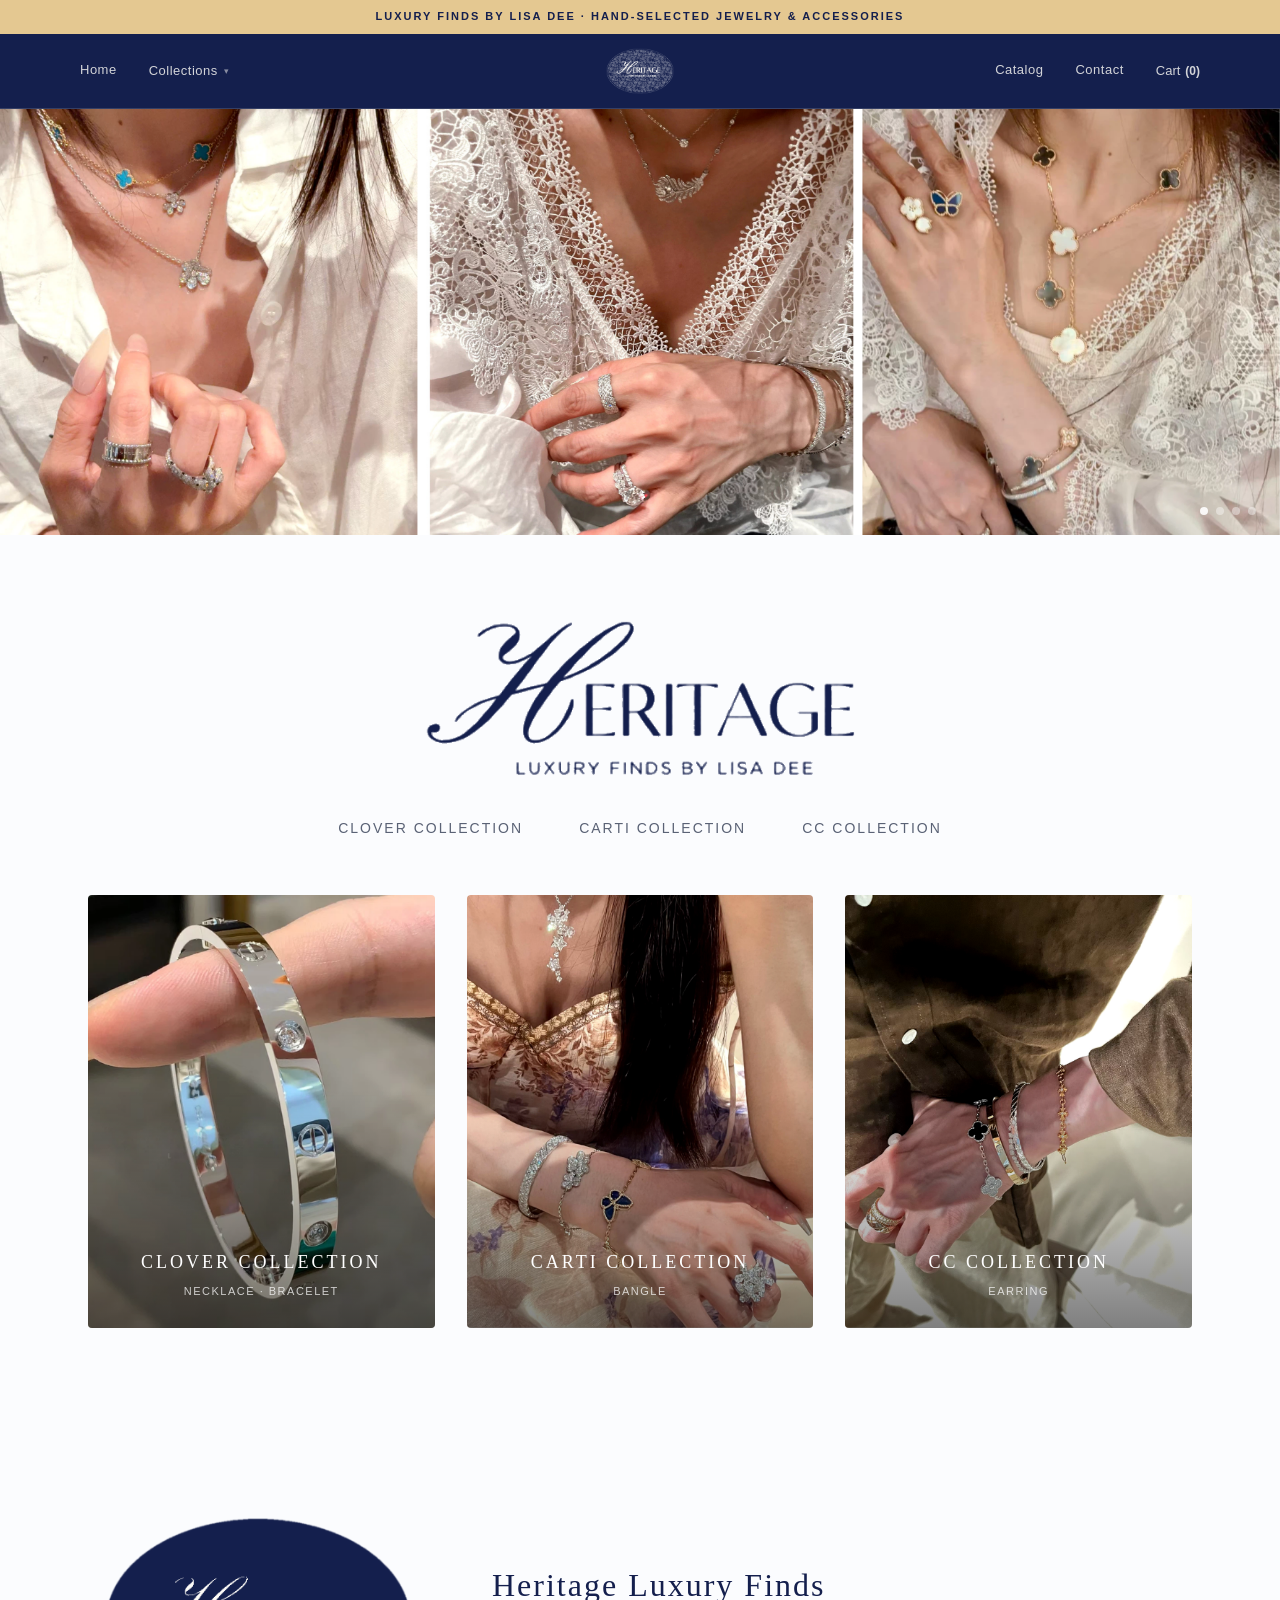
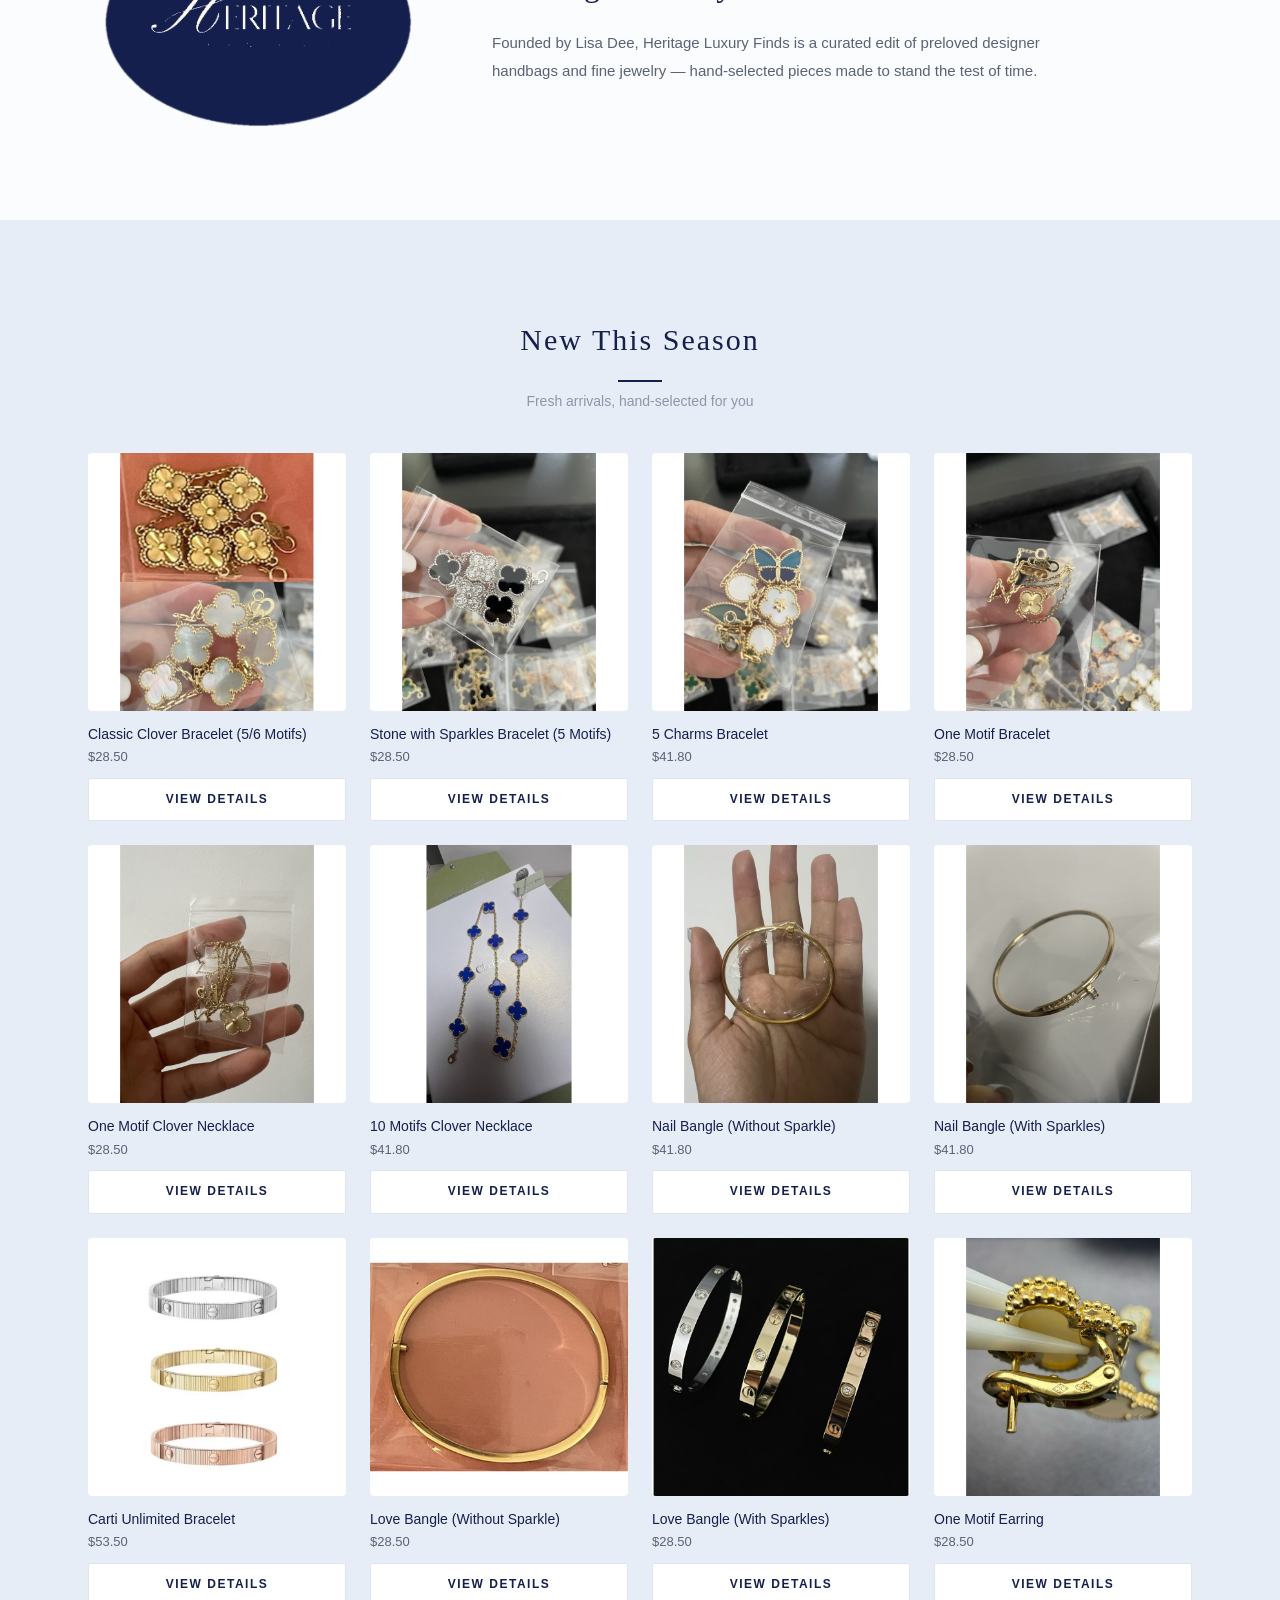
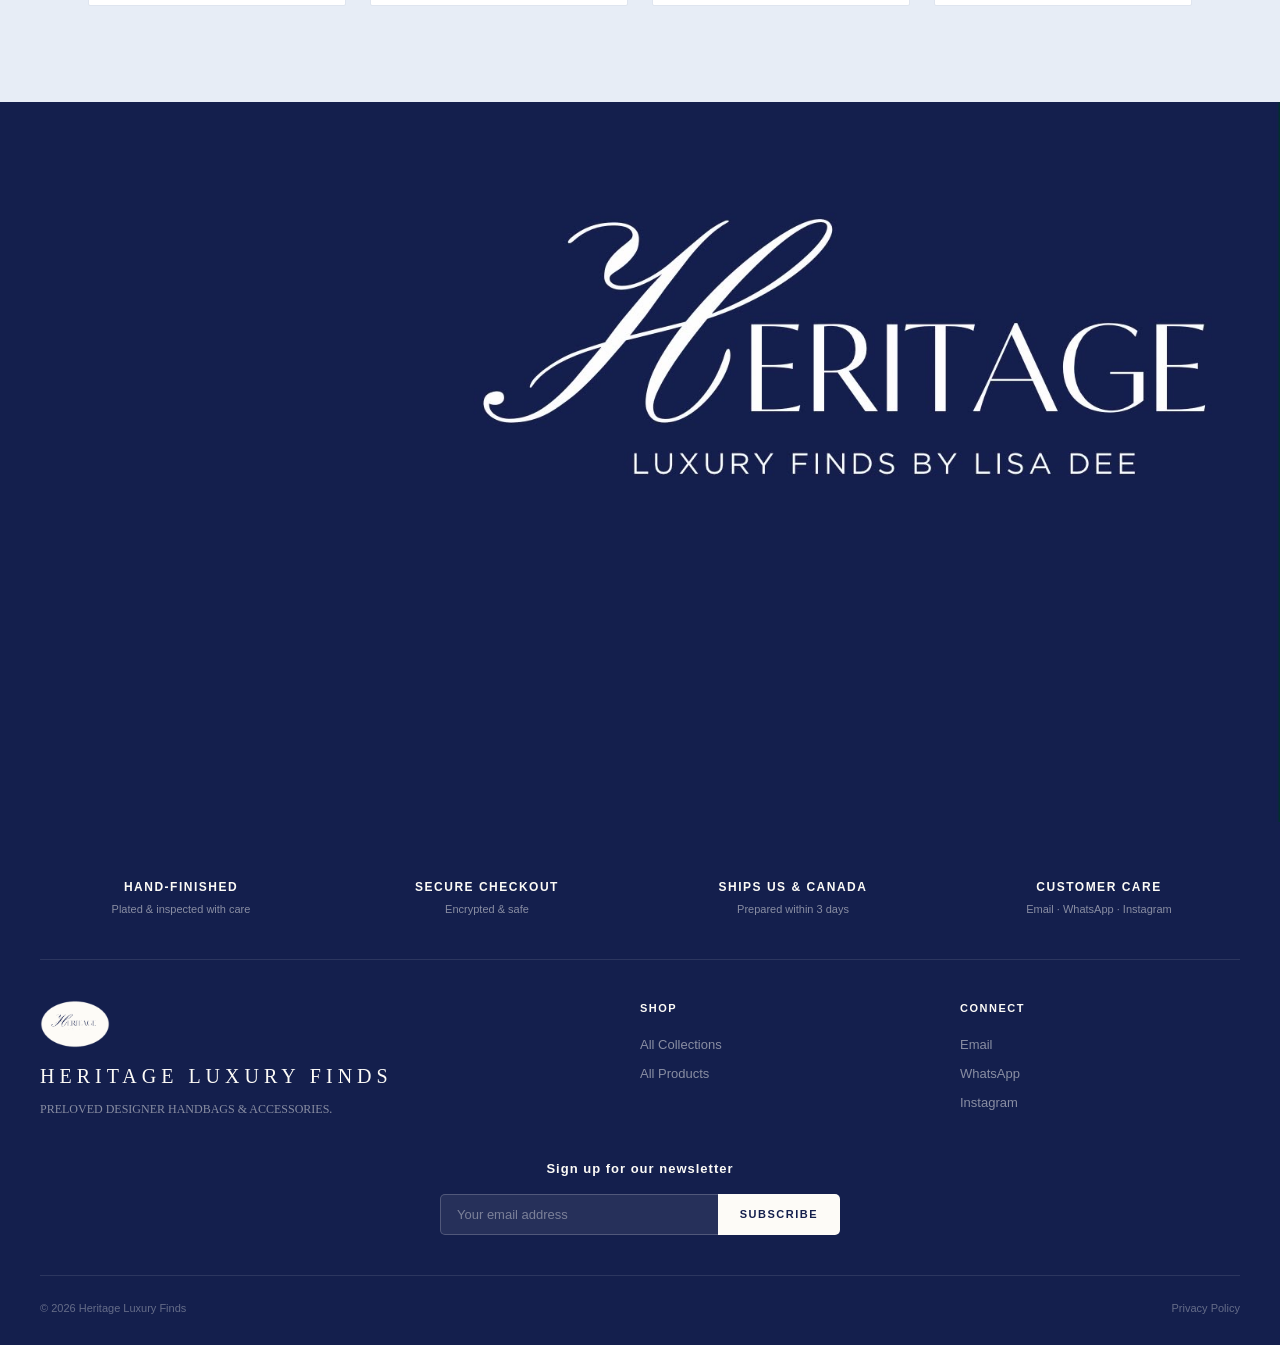
<file: index.html>
<!DOCTYPE html>
<html lang="en">
<head>
  <meta charset="UTF-8">
  <meta name="viewport" content="width=device-width, initial-scale=1.0">
  <title>Heritage Luxury Finds — Luxury Finds by Lisa Dee</title>
  <link rel="stylesheet" href="css/style.css?v=19">
</head>
<body>

<!-- ====== Announcement ====== -->
<div class="announce">Luxury Finds by Lisa Dee &middot; Hand-selected jewelry &amp; accessories</div>

<!-- ====== Navigation ====== -->
<header class="nav">
  <div class="nav-inner">
    <button class="nav-burger" type="button" aria-label="Menu" aria-expanded="false" onclick="toggleMenu()">
      <span></span><span></span><span></span>
    </button>
    <div class="nav-links nav-links-left">
      <a href="index.html">Home</a>
      <div class="nav-dropdown">
        <button class="nav-dropdown-toggle" type="button">Collections</button>
        <div class="nav-dropdown-menu">
          <a href="index.html#collections">All Collections</a>
          <a href="collection.html?c=clover">Clover Collection</a>
          <a href="collection.html?c=carti">Carti Collection</a>
          <a href="collection.html?c=cc">CC Collection</a>
        </div>
      </div>
    </div>
    <a href="index.html" class="nav-logo"><img src="images/logo-seal-cream.png" alt="Heritage Luxury Finds"></a>
    <div class="nav-links nav-links-right">
      <a href="index.html#catalog">Catalog</a>
      <a href="index.html#contact">Contact</a>
      <button class="nav-cart" aria-label="Cart" onclick="alert('Checkout coming soon ✨')">
        <span>Cart</span>
        <span class="nav-cart-num">(0)</span>
      </button>
    </div>
    <button class="nav-cart-mobile" type="button" aria-label="Cart" onclick="alert('Checkout coming soon ✨')">
      Cart <span class="nav-cart-num">(0)</span>
    </button>
  </div>
  <div class="nav-mobile-menu" id="mobileMenu">
    <a href="index.html">Home</a>
    <a href="index.html#collections">All Collections</a>
    <a href="collection.html?c=clover">Clover Collection</a>
    <a href="collection.html?c=carti">Carti Collection</a>
    <a href="collection.html?c=cc">CC Collection</a>
    <a href="index.html#catalog">Catalog</a>
    <a href="index.html#contact">Contact</a>
  </div>
</header>

<!-- ====== Hero ====== -->
<section class="hero">
  <div class="hero-slides">
    <img src="images/hero.png" alt="" class="hero-bg active">
    <img src="images/hero-1.png" alt="" class="hero-bg">
    <img src="images/hero-2.png" alt="" class="hero-bg">
    <img src="images/hero-3.png" alt="" class="hero-bg">
  </div>
  <div class="hero-dots">
    <button class="hero-dot active" data-index="0"></button>
    <button class="hero-dot" data-index="1"></button>
    <button class="hero-dot" data-index="2"></button>
    <button class="hero-dot" data-index="3"></button>
  </div>
</section>

<!-- ====== Hero Caption ====== -->
<div class="hero-caption">
  <img class="hero-logo" src="images/logo-tagline-navy.png?v=2" alt="Luxury Finds by Lisa Dee">
  <div class="hero-links">
    <a href="collection.html?c=clover">Clover Collection</a>
    <a href="collection.html?c=carti">Carti Collection</a>
    <a href="collection.html?c=cc">CC Collection</a>
  </div>
</div>

<!-- ====== Collections ====== -->
<section class="section collections-section" id="collections">
  <div class="collections">
    <a href="collection.html?c=clover" class="collection-tile">
      <img src="images/hero-2.png" alt="Clover Collection">
      <div class="col-label">
        <span class="col-name">Clover Collection</span>
        <span class="col-count">Necklace · Bracelet</span>
      </div>
    </a>
    <a href="collection.html?c=carti" class="collection-tile">
      <img src="images/hero-3.png" alt="Carti Collection">
      <div class="col-label">
        <span class="col-name">Carti Collection</span>
        <span class="col-count">Bangle</span>
      </div>
    </a>
    <a href="collection.html?c=cc" class="collection-tile">
      <img src="images/hero-1.png" alt="CC Collection">
      <div class="col-label">
        <span class="col-name">CC Collection</span>
        <span class="col-count">Earring</span>
      </div>
    </a>
  </div>
</section>

<!-- ====== About / The Brand ====== -->
<section class="about">
  <div class="about-media">
    <img src="images/logo-mark-navy.png" alt="Heritage Luxury Finds by Lisa Dee">
  </div>
  <div class="about-body">
    <h2>Heritage Luxury Finds</h2>
    <p>Founded by Lisa Dee, Heritage Luxury Finds is a curated edit of preloved designer handbags and fine jewelry — hand-selected pieces made to stand the test of time.</p>
  </div>
</section>

<!-- ====== New This Season ====== -->
<section class="section" id="catalog">
  <h2 class="section-title">New This Season</h2>
  <p class="section-sub">Fresh arrivals, hand-selected for you</p>
  <div class="product-grid" id="homeGrid"></div>
</section>

<script src="js/products.js?v=2"></script>
<script>
(function() {
  const grid = document.getElementById('homeGrid');
  grid.innerHTML = window.PRODUCTS.map(function(p) {
    return '<a href="product.html?id=' + p.id + '" class="product-card">' +
      '<div class="card-img"><img src="' + p.image + '" alt="' + p.name + '" loading="lazy"></div>' +
      '<p class="card-name">' + p.name + '</p>' +
      '<p class="card-price">$' + p.price.toFixed(2) + '</p>' +
      '<span class="card-btn">View Details</span>' +
    '</a>';
  }).join('');
})();
</script>

<!-- ====== Promo / Brand Banner ====== -->
<section class="promo">
  <img src="images/logo-wide.jpg" alt="Heritage Luxury Finds">
</section>

<!-- ====== Footer ====== -->
<footer class="footer" id="contact">
  <div class="service-badges">
    <div class="service-badge">
      <div class="sb-title">Hand-Finished</div>
      <div class="sb-sub">Plated &amp; inspected with care</div>
    </div>
    <div class="service-badge">
      <div class="sb-title">Secure Checkout</div>
      <div class="sb-sub">Encrypted &amp; safe</div>
    </div>
    <div class="service-badge">
      <div class="sb-title">Ships US &amp; Canada</div>
      <div class="sb-sub">Prepared within 3 days</div>
    </div>
    <div class="service-badge">
      <div class="sb-title">Customer Care</div>
      <div class="sb-sub">Email &middot; WhatsApp &middot; Instagram</div>
    </div>
  </div>
  <div class="footer-inner">
    <div class="footer-brand">
      <img src="images/logo-mark-cream.png" alt="Heritage Luxury Finds">
      Heritage Luxury Finds
      <p>Preloved designer handbags &amp; accessories.</p>
    </div>
    <div class="fcol">
      <h4>Shop</h4>
      <a href="index.html#collections">All Collections</a>
      <a href="index.html#catalog">All Products</a>
    </div>
    <div class="fcol">
      <h4>Connect</h4>
      <a href="mailto:kitchcrew213@gmail.com">Email</a>
      <a href="https://wa.me/15627542260" target="_blank" rel="noopener">WhatsApp</a>
      <a href="https://instagram.com/heritage_luxury_finds" target="_blank" rel="noopener">Instagram</a>
    </div>
  </div>
  <div class="footer-news">
    <h4>Sign up for our newsletter</h4>
    <form class="footer-form" onsubmit="event.preventDefault();alert('Thanks for subscribing!')">
      <input type="email" placeholder="Your email address" required>
      <button type="submit">SUBSCRIBE</button>
    </form>
  </div>
  <div class="footer-bottom">
    <span>&copy; 2026 Heritage Luxury Finds</span>
    <a href="#">Privacy Policy</a>
  </div>
</footer>

<!-- ====== JS ====== -->
<script>
// Hero slideshow auto-rotation
(function() {
  const slides = document.querySelectorAll('.hero-bg');
  const dots = document.querySelectorAll('.hero-dot');
  let current = 0;
  const total = slides.length;

  function show(index) {
    slides.forEach(s => s.classList.remove('active'));
    dots.forEach(d => d.classList.remove('active'));
    slides[index].classList.add('active');
    dots[index].classList.add('active');
    current = index;
  }

  setInterval(() => { show((current + 1) % total); }, 4000);

  dots.forEach(dot => {
    dot.addEventListener('click', () => {
      show(parseInt(dot.dataset.index));
    });
  });
})();
</script>
<script>
function toggleMenu() {
  var menu = document.getElementById('mobileMenu');
  var btn = document.querySelector('.nav-burger');
  var open = menu.classList.toggle('open');
  btn.setAttribute('aria-expanded', open ? 'true' : 'false');
}
document.querySelectorAll('#mobileMenu a').forEach(function(link) {
  link.addEventListener('click', function() {
    document.getElementById('mobileMenu').classList.remove('open');
    document.querySelector('.nav-burger').setAttribute('aria-expanded', 'false');
  });
});
</script>
</body>
</html>
</file>
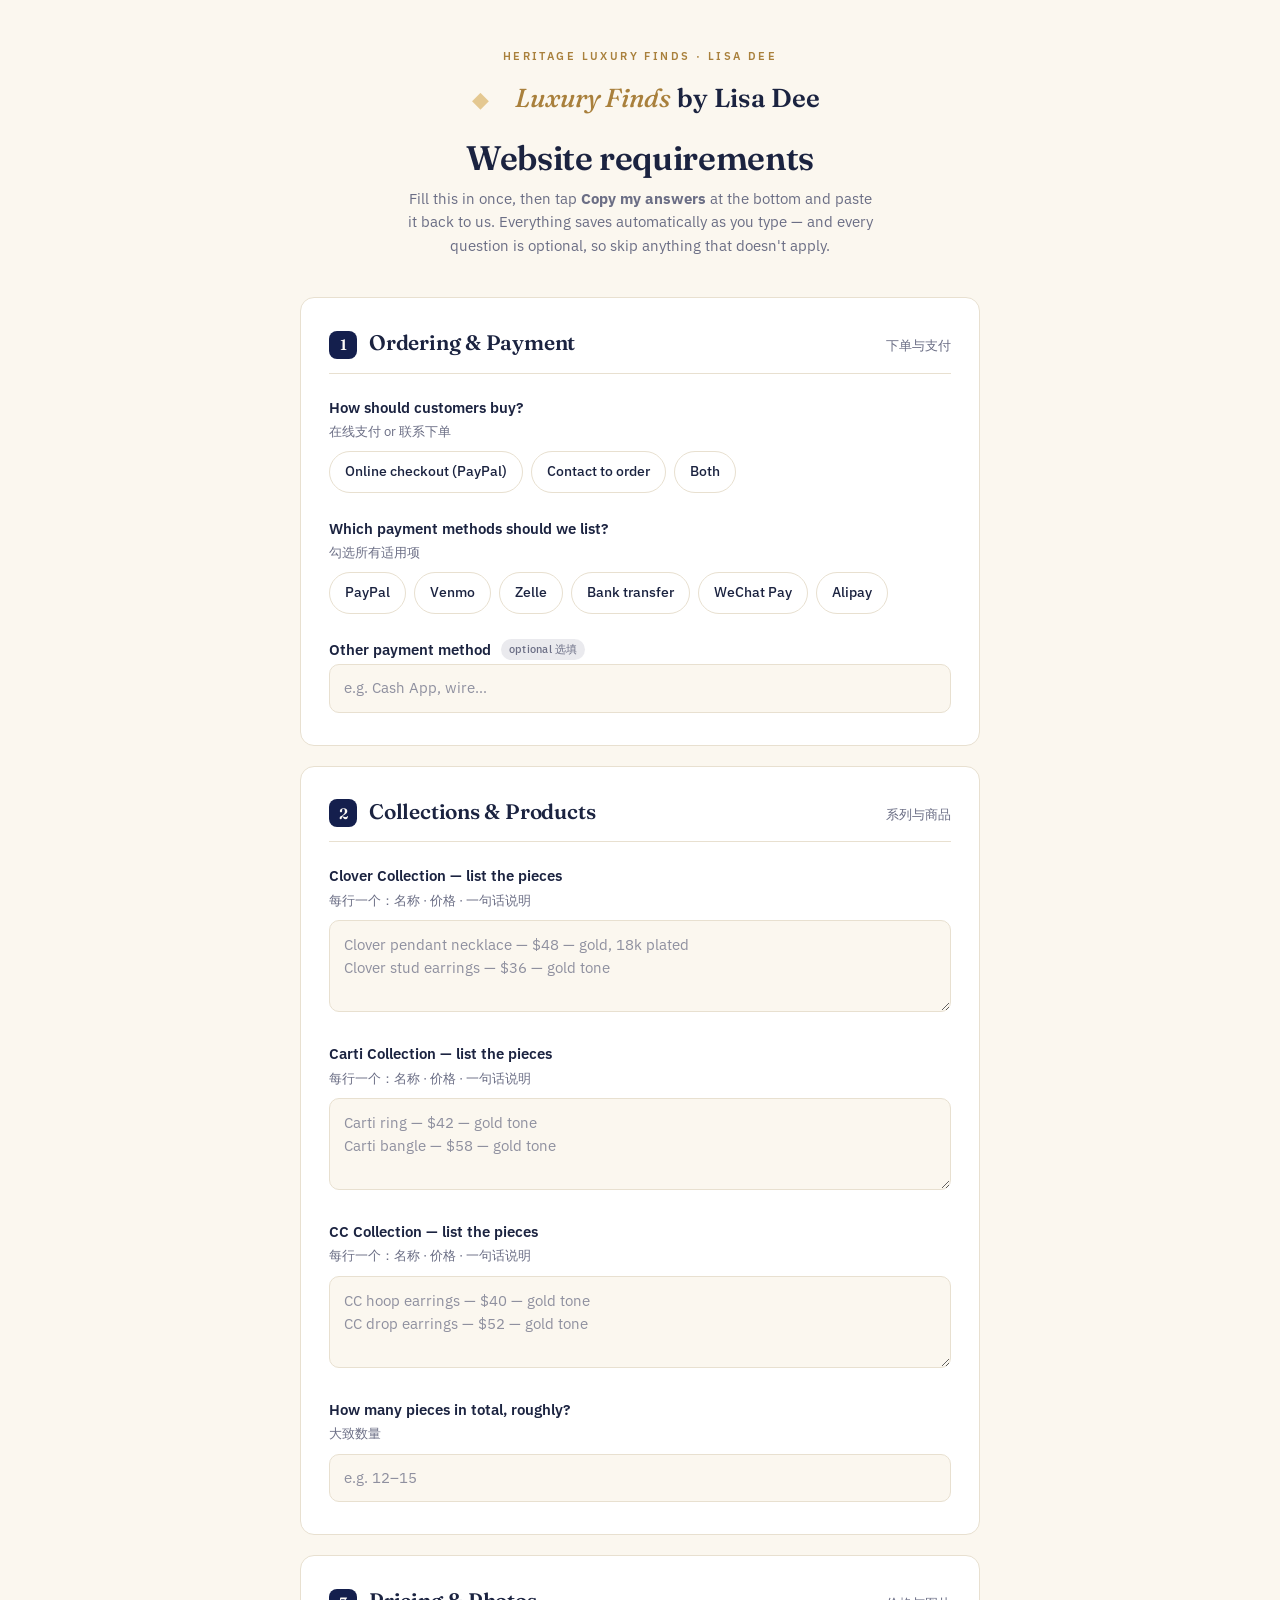
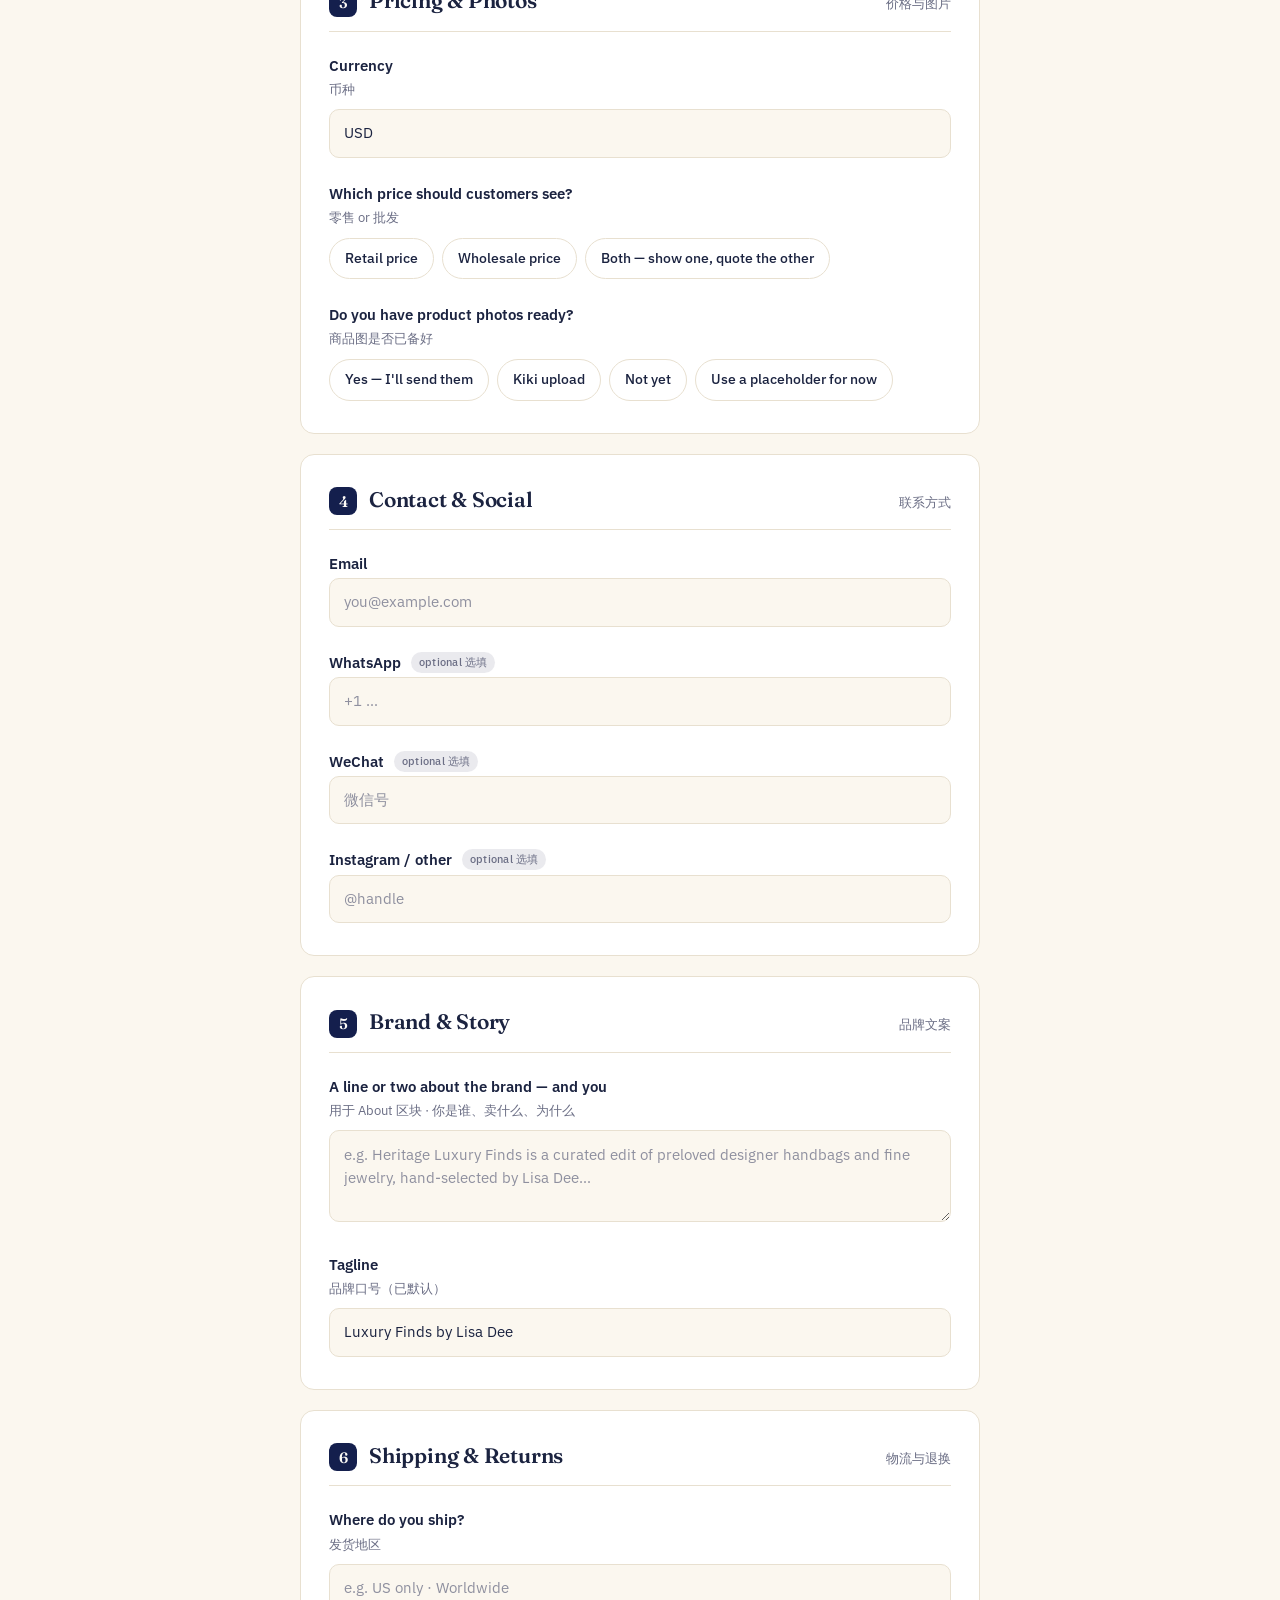
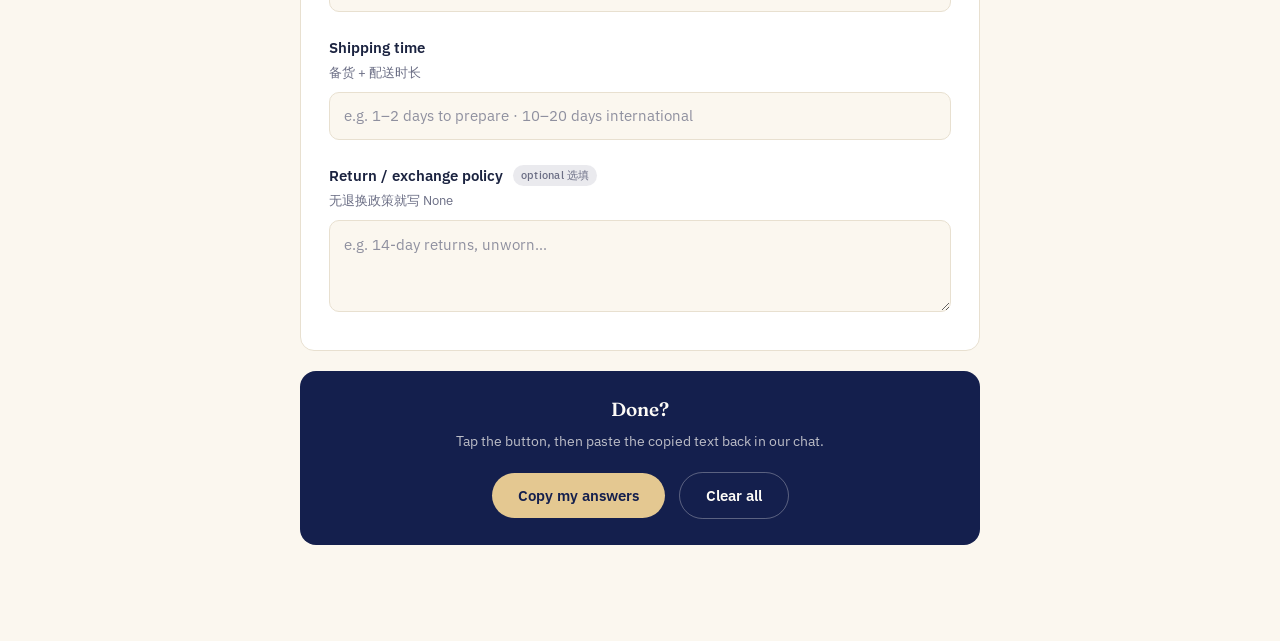
<file: brief.html>
<!DOCTYPE html>
<html lang="en">
<head>
  <meta charset="UTF-8">
  <meta name="viewport" content="width=device-width, initial-scale=1.0">
  <title>Lisa Dee Website Brief</title>
  <link rel="preconnect" href="https://fonts.googleapis.com">
  <link rel="preconnect" href="https://fonts.gstatic.com" crossorigin>
  <link rel="stylesheet" href="https://fonts.googleapis.com/css2?family=Fraunces:ital,opsz,wght@0,9..144,500;0,9..144,600;1,9..144,500&family=IBM+Plex+Sans:wght@400;500;600&display=swap">
  <style>
    :root{
      --bg:#FBF7EF;
      --surface:#FFFFFF;
      --ink:#1B2340;
      --muted:#6B6E85;
      --line:#E8E0D0;
      --brand:#141F4D;
      --brand-ink:#FDFBF7;
      --accent:#A9803C;
      --gold:#E4C891;
      --focus:#A9803C;
    }
    @media (prefers-color-scheme: dark){
      :root:not([data-theme="light"]){
        --bg:#0C1330;
        --surface:#131B3E;
        --ink:#F3EBDD;
        --muted:#A6ACC6;
        --line:#2A3358;
        --brand:#1D2A5C;
        --brand-ink:#FDFBF7;
        --accent:#E4C891;
        --gold:#E4C891;
        --focus:#E4C891;
      }
    }
    :root[data-theme="dark"]{
      --bg:#0C1330;
      --surface:#131B3E;
      --ink:#F3EBDD;
      --muted:#A6ACC6;
      --line:#2A3358;
      --brand:#1D2A5C;
      --brand-ink:#FDFBF7;
      --accent:#E4C891;
      --gold:#E4C891;
      --focus:#E4C891;
    }

    *{ box-sizing:border-box; }
    html{ -webkit-text-size-adjust:100%; }
    body{
      margin:0;
      background:var(--bg);
      color:var(--ink);
      font-family:'IBM Plex Sans', system-ui, -apple-system, 'Segoe UI', sans-serif;
      line-height:1.55;
      font-size:15px;
    }

    .wrap{ max-width:720px; margin:0 auto; padding:48px 20px 96px; }

    /* Header */
    .header{ text-align:center; margin-bottom:40px; }
    .eyebrow{
      font-size:11px; font-weight:600; letter-spacing:.22em; text-transform:uppercase;
      color:var(--accent); margin:0 0 14px;
    }
    .brand-lockup{ display:flex; align-items:center; justify-content:center; gap:14px; margin-bottom:20px; }
    .brand-mark{ width:40px; height:40px; display:grid; place-items:center; flex:none; }
    .brand-mark::before{ content:"◆"; font-size:22px; line-height:1; color:var(--gold); }
    .brand-name{
      font-family:'Fraunces', Georgia, 'Times New Roman', serif;
      font-weight:600; font-size:26px; line-height:1.05; text-align:left;
    }
    .brand-name em{ font-style:italic; font-weight:500; color:var(--accent); }
    h1{
      font-family:'Fraunces', Georgia, 'Times New Roman', serif;
      font-weight:600; font-size:34px; line-height:1.12; margin:0 0 10px;
      text-wrap:balance; letter-spacing:-.01em;
    }
    .lede{ color:var(--muted); max-width:52ch; margin:0 auto; font-size:15px; }

    /* Saved pill */
    #saved{
      position:fixed; top:16px; right:16px; z-index:10;
      background:var(--surface); color:var(--muted);
      border:1px solid var(--line); border-radius:999px;
      padding:7px 14px; font-size:12.5px; font-weight:500;
      display:flex; align-items:center; gap:6px;
      opacity:0; transform:translateY(-6px); transition:opacity .25s, transform .25s;
      pointer-events:none;
    }
    #saved::before{ content:"●"; color:#3C9A6B; font-size:9px; }
    #saved.show{ opacity:1; transform:translateY(0); }

    /* Sections */
    .sec{
      background:var(--surface);
      border:1px solid var(--line);
      border-radius:14px;
      padding:28px 28px 8px;
      margin-bottom:20px;
    }
    .sec-head{ display:flex; align-items:baseline; gap:12px; margin-bottom:22px; padding-bottom:14px; border-bottom:1px solid var(--line); }
    .sec-num{
      font-family:'Fraunces', Georgia, serif; font-weight:600; font-size:15px;
      color:var(--brand-ink); background:var(--brand);
      width:28px; height:28px; border-radius:8px; display:grid; place-items:center; flex:none;
    }
    .sec-title{
      font-family:'Fraunces', Georgia, serif; font-weight:600; font-size:21px; margin:0;
      letter-spacing:-.01em;
    }
    .sec-cn{ color:var(--muted); font-size:13px; margin-left:auto; }

    /* Fields */
    .field{ margin-bottom:24px; }
    .q{ display:block; font-weight:600; font-size:15px; margin-bottom:3px; }
    .hint{ display:block; font-weight:400; font-size:12.5px; color:var(--muted); margin-bottom:10px; }
    .tag{ display:inline-block; font-size:11px; font-weight:500; color:var(--muted); background:color-mix(in srgb, var(--muted) 14%, transparent); padding:2px 8px; border-radius:999px; margin-left:6px; vertical-align:2px; letter-spacing:.02em; }

    .opts{ display:flex; flex-wrap:wrap; gap:8px; }
    .opt{ position:relative; cursor:pointer; }
    .opt input{ position:absolute; opacity:0; width:1px; height:1px; }
    .opt span{
      display:inline-flex; align-items:center; padding:9px 15px;
      border:1px solid var(--line); border-radius:999px;
      background:transparent; color:var(--ink);
      font-size:14px; font-weight:500; transition:background .15s, color .15s, border-color .15s;
    }
    .opt:hover span{ border-color:var(--accent); }
    .opt input:checked + span{ background:var(--brand); border-color:var(--brand); color:var(--brand-ink); }
    .opt input:focus-visible + span{ outline:2px solid var(--focus); outline-offset:2px; }

    .text, textarea{
      width:100%; padding:12px 14px; font:inherit; font-size:14.5px;
      color:var(--ink); background:var(--bg);
      border:1px solid var(--line); border-radius:10px;
      transition:border-color .15s, box-shadow .15s;
    }
    .text::placeholder, textarea::placeholder{ color:var(--muted); opacity:.75; }
    .text:focus, textarea:focus{
      outline:none; border-color:var(--accent);
      box-shadow:0 0 0 3px color-mix(in srgb, var(--accent) 22%, transparent);
    }
    textarea{ resize:vertical; min-height:92px; line-height:1.6; }

    /* Action bar */
    .actions{
      background:var(--brand); color:var(--brand-ink);
      border-radius:16px; padding:24px 24px 26px; text-align:center;
    }
    .actions h2{
      font-family:'Fraunces', Georgia, serif; font-weight:600; font-size:19px; margin:0 0 6px;
    }
    .actions p{ color:color-mix(in srgb, var(--brand-ink) 72%, transparent); font-size:13.5px; margin:0 0 20px; }
    .btn{
      font-family:inherit; font-size:15px; font-weight:600; cursor:pointer;
      border:none; border-radius:999px; padding:13px 26px;
      transition:transform .1s, background .15s, opacity .15s;
    }
    .btn:active{ transform:translateY(1px); }
    .btn-primary{ background:var(--gold); color:var(--brand); }
    .btn-primary:hover{ background:color-mix(in srgb, var(--gold) 88%, white); }
    .btn-ghost{
      background:transparent; color:var(--brand-ink);
      border:1px solid color-mix(in srgb, var(--brand-ink) 30%, transparent);
      margin-left:10px;
    }
    .btn-ghost:hover{ border-color:var(--brand-ink); }

    @media (max-width:520px){
      .wrap{ padding:36px 14px 72px; }
      .sec{ padding:22px 18px 6px; }
      h1{ font-size:29px; }
      .brand-name{ font-size:22px; }
      .btn-primary{ width:100%; }
      .btn-ghost{ width:100%; margin-left:0; margin-top:10px; }
    }
  </style>
</head>
<body>

<div class="wrap">

  <header class="header">
    <p class="eyebrow">Heritage Luxury Finds · Lisa Dee</p>
    <div class="brand-lockup">
      <span class="brand-mark"></span>
      <span class="brand-name"><em>Luxury Finds</em> by Lisa Dee</span>
    </div>
    <h1>Website requirements</h1>
    <p class="lede">Fill this in once, then tap <strong>Copy my answers</strong> at the bottom and paste it back to us. Everything saves automatically as you type — and every question is optional, so skip anything that doesn't apply.</p>
  </header>

  <span id="saved">Saved</span>

  <!-- 1 -->
  <section class="sec">
    <div class="sec-head"><span class="sec-num">1</span><h2 class="sec-title">Ordering &amp; Payment</h2><span class="sec-cn">下单与支付</span></div>

    <div class="field" data-sec="Ordering & Payment" data-label="How customers buy">
      <span class="q">How should customers buy?</span>
      <span class="hint">在线支付 or 联系下单</span>
      <div class="opts">
        <label class="opt"><input type="radio" name="buy" value="Online checkout (PayPal)"><span>Online checkout (PayPal)</span></label>
        <label class="opt"><input type="radio" name="buy" value="Contact to order"><span>Contact to order</span></label>
        <label class="opt"><input type="radio" name="buy" value="Both"><span>Both</span></label>
      </div>
    </div>

    <div class="field" data-sec="Ordering & Payment" data-label="Payment methods">
      <span class="q">Which payment methods should we list?</span>
      <span class="hint">勾选所有适用项</span>
      <div class="opts">
        <label class="opt"><input type="checkbox" value="PayPal"><span>PayPal</span></label>
        <label class="opt"><input type="checkbox" value="Venmo"><span>Venmo</span></label>
        <label class="opt"><input type="checkbox" value="Zelle"><span>Zelle</span></label>
        <label class="opt"><input type="checkbox" value="Bank transfer"><span>Bank transfer</span></label>
        <label class="opt"><input type="checkbox" value="WeChat Pay"><span>WeChat Pay</span></label>
        <label class="opt"><input type="checkbox" value="Alipay"><span>Alipay</span></label>
      </div>
    </div>

    <div class="field" data-sec="Ordering & Payment" data-label="Other payment method">
      <label class="q" for="otherpay">Other payment method <span class="tag">optional 选填</span></label>
      <input class="text" id="otherpay" type="text" placeholder="e.g. Cash App, wire…">
    </div>
  </section>

  <!-- 2 -->
  <section class="sec">
    <div class="sec-head"><span class="sec-num">2</span><h2 class="sec-title">Collections &amp; Products</h2><span class="sec-cn">系列与商品</span></div>

    <div class="field" data-sec="Collections & Products" data-label="Clover Collection pieces">
      <label class="q" for="clover">Clover Collection — list the pieces</label>
      <span class="hint">每行一个：名称 · 价格 · 一句话说明</span>
      <textarea id="clover" placeholder="Clover pendant necklace — $48 — gold, 18k plated&#10;Clover stud earrings — $36 — gold tone"></textarea>
    </div>

    <div class="field" data-sec="Collections & Products" data-label="Carti Collection pieces">
      <label class="q" for="carti">Carti Collection — list the pieces</label>
      <span class="hint">每行一个：名称 · 价格 · 一句话说明</span>
      <textarea id="carti" placeholder="Carti ring — $42 — gold tone&#10;Carti bangle — $58 — gold tone"></textarea>
    </div>

    <div class="field" data-sec="Collections & Products" data-label="CC Collection pieces">
      <label class="q" for="cc">CC Collection — list the pieces</label>
      <span class="hint">每行一个：名称 · 价格 · 一句话说明</span>
      <textarea id="cc" placeholder="CC hoop earrings — $40 — gold tone&#10;CC drop earrings — $52 — gold tone"></textarea>
    </div>

    <div class="field" data-sec="Collections & Products" data-label="Total pieces roughly">
      <label class="q" for="total">How many pieces in total, roughly?</label>
      <span class="hint">大致数量</span>
      <input class="text" id="total" type="text" placeholder="e.g. 12–15">
    </div>
  </section>

  <!-- 3 -->
  <section class="sec">
    <div class="sec-head"><span class="sec-num">3</span><h2 class="sec-title">Pricing &amp; Photos</h2><span class="sec-cn">价格与图片</span></div>

    <div class="field" data-sec="Pricing & Photos" data-label="Currency">
      <label class="q" for="currency">Currency</label>
      <span class="hint">币种</span>
      <input class="text" id="currency" type="text" value="USD" placeholder="e.g. USD">
    </div>

    <div class="field" data-sec="Pricing & Photos" data-label="Price shown to customers">
      <span class="q">Which price should customers see?</span>
      <span class="hint">零售 or 批发</span>
      <div class="opts">
        <label class="opt"><input type="radio" name="price" value="Retail price"><span>Retail price</span></label>
        <label class="opt"><input type="radio" name="price" value="Wholesale price"><span>Wholesale price</span></label>
        <label class="opt"><input type="radio" name="price" value="Both — show one, quote the other"><span>Both — show one, quote the other</span></label>
      </div>
    </div>

    <div class="field" data-sec="Pricing & Photos" data-label="Product photos ready">
      <span class="q">Do you have product photos ready?</span>
      <span class="hint">商品图是否已备好</span>
      <div class="opts">
        <label class="opt"><input type="radio" name="photos" value="Yes — I'll send them"><span>Yes — I'll send them</span></label>
        <label class="opt"><input type="radio" name="photos" value="Kiki upload"><span>Kiki upload</span></label>
        <label class="opt"><input type="radio" name="photos" value="Not yet"><span>Not yet</span></label>
        <label class="opt"><input type="radio" name="photos" value="Use a placeholder for now"><span>Use a placeholder for now</span></label>
      </div>
    </div>
  </section>

  <!-- 4 -->
  <section class="sec">
    <div class="sec-head"><span class="sec-num">4</span><h2 class="sec-title">Contact &amp; Social</h2><span class="sec-cn">联系方式</span></div>

    <div class="field" data-sec="Contact & Social" data-label="Email">
      <label class="q" for="email">Email</label>
      <input class="text" id="email" type="email" placeholder="you@example.com">
    </div>
    <div class="field" data-sec="Contact & Social" data-label="WhatsApp">
      <label class="q" for="whatsapp">WhatsApp <span class="tag">optional 选填</span></label>
      <input class="text" id="whatsapp" type="text" placeholder="+1 …">
    </div>
    <div class="field" data-sec="Contact & Social" data-label="WeChat">
      <label class="q" for="wechat">WeChat <span class="tag">optional 选填</span></label>
      <input class="text" id="wechat" type="text" placeholder="微信号">
    </div>
    <div class="field" data-sec="Contact & Social" data-label="Instagram or other">
      <label class="q" for="insta">Instagram / other <span class="tag">optional 选填</span></label>
      <input class="text" id="insta" type="text" placeholder="@handle">
    </div>
  </section>

  <!-- 5 -->
  <section class="sec">
    <div class="sec-head"><span class="sec-num">5</span><h2 class="sec-title">Brand &amp; Story</h2><span class="sec-cn">品牌文案</span></div>

    <div class="field" data-sec="Brand & Story" data-label="About the brand">
      <label class="q" for="about">A line or two about the brand — and you</label>
      <span class="hint">用于 About 区块 · 你是谁、卖什么、为什么</span>
      <textarea id="about" placeholder="e.g. Heritage Luxury Finds is a curated edit of preloved designer handbags and fine jewelry, hand-selected by Lisa Dee…"></textarea>
    </div>

    <div class="field" data-sec="Brand & Story" data-label="Tagline">
      <label class="q" for="tagline">Tagline</label>
      <span class="hint">品牌口号（已默认）</span>
      <input class="text" id="tagline" type="text" value="Luxury Finds by Lisa Dee" placeholder="Luxury Finds by Lisa Dee">
    </div>
  </section>

  <!-- 6 -->
  <section class="sec">
    <div class="sec-head"><span class="sec-num">6</span><h2 class="sec-title">Shipping &amp; Returns</h2><span class="sec-cn">物流与退换</span></div>

    <div class="field" data-sec="Shipping & Returns" data-label="Shipping regions">
      <label class="q" for="regions">Where do you ship?</label>
      <span class="hint">发货地区</span>
      <input class="text" id="regions" type="text" placeholder="e.g. US only · Worldwide">
    </div>
    <div class="field" data-sec="Shipping & Returns" data-label="Shipping time">
      <label class="q" for="shiptime">Shipping time</label>
      <span class="hint">备货 + 配送时长</span>
      <input class="text" id="shiptime" type="text" placeholder="e.g. 1–2 days to prepare · 10–20 days international">
    </div>
    <div class="field" data-sec="Shipping & Returns" data-label="Return policy">
      <label class="q" for="returns">Return / exchange policy <span class="tag">optional 选填</span></label>
      <span class="hint">无退换政策就写 None</span>
      <textarea id="returns" placeholder="e.g. 14-day returns, unworn…"></textarea>
    </div>
  </section>

  <!-- Actions -->
  <div class="actions">
    <h2>Done?</h2>
    <p>Tap the button, then paste the copied text back in our chat.</p>
    <button class="btn btn-primary" id="copyBtn" type="button">Copy my answers</button>
    <button class="btn btn-ghost" id="clearBtn" type="button">Clear all</button>
  </div>

</div>

<script>
(function(){
  var fields = Array.prototype.slice.call(document.querySelectorAll('.field'));
  var KEY = 'lisa-dee-requirements-v1';

  function read(){
    var d = {};
    fields.forEach(function(f){
      var key = f.getAttribute('data-label');
      var radios = f.querySelectorAll('input[type=radio]');
      if(radios.length){
        var c = f.querySelector('input[type=radio]:checked');
        if(c) d[key] = {type:'radio', value:c.value};
        return;
      }
      var checks = f.querySelectorAll('input[type=checkbox]');
      if(checks.length){
        d[key] = {type:'check', value: Array.prototype.map.call(checks, function(c){ return c.checked ? c.value : null; }).filter(Boolean)};
        return;
      }
      var t = f.querySelector('input[type=text], input[type=email], textarea');
      if(t) d[key] = {type:'text', value:t.value};
    });
    return d;
  }

  function save(){
    try{ localStorage.setItem(KEY, JSON.stringify(read())); }catch(e){}
    var pill = document.getElementById('saved');
    pill.classList.add('show');
    clearTimeout(save._t);
    save._t = setTimeout(function(){ pill.classList.remove('show'); }, 1500);
  }

  function restore(){
    var raw; try{ raw = localStorage.getItem(KEY); }catch(e){}
    if(!raw) return;
    var d; try{ d = JSON.parse(raw); }catch(e){ return; }
    fields.forEach(function(f){
      var key = f.getAttribute('data-label');
      if(!d[key]) return;
      if(d[key].type === 'radio'){
        var r = f.querySelector('input[type=radio][value="' + d[key].value + '"]');
        if(r) r.checked = true;
      } else if(d[key].type === 'check'){
        var vals = d[key].value || [];
        f.querySelectorAll('input[type=checkbox]').forEach(function(c){ c.checked = vals.indexOf(c.value) > -1; });
      } else {
        var t = f.querySelector('input[type=text], input[type=email], textarea');
        if(t) t.value = d[key].value;
      }
    });
  }

  document.addEventListener('input', save);
  document.addEventListener('change', save);

  function getValue(f){
    var radios = f.querySelectorAll('input[type=radio]');
    if(radios.length){ var c = f.querySelector('input[type=radio]:checked'); return c ? c.value : ''; }
    var checks = f.querySelectorAll('input[type=checkbox]');
    if(checks.length){ return Array.prototype.map.call(checks, function(c){ return c.checked ? c.value : null; }).filter(Boolean).join(', '); }
    var t = f.querySelector('input[type=text], input[type=email], textarea');
    return t ? t.value.trim() : '';
  }

  var copyBtn = document.getElementById('copyBtn');
  copyBtn.addEventListener('click', function(){
    var out = 'LISA DEE — WEBSITE REQUIREMENTS\n';
    out += '========================================\n';
    var lastSec = null;
    fields.forEach(function(f){
      var sec = f.getAttribute('data-sec');
      if(sec !== lastSec){
        out += '\n' + sec.toUpperCase() + '\n' + new Array(sec.length + 1).join('-') + '\n';
        lastSec = sec;
      }
      var label = f.getAttribute('data-label');
      var val = getValue(f);
      out += '• ' + label + ': ' + (val || '—') + '\n';
    });
    out += '\n';
    copyText(out);
  });

  function copyText(text){
    function done(){
      copyBtn.textContent = 'Copied ✓';
      setTimeout(function(){ copyBtn.textContent = 'Copy my answers'; }, 1800);
    }
    if(navigator.clipboard && navigator.clipboard.writeText){
      navigator.clipboard.writeText(text).then(done).catch(function(){ fallback(); });
    } else { fallback(); }
    function fallback(){
      var ta = document.createElement('textarea');
      ta.value = text; document.body.appendChild(ta); ta.select();
      try{ document.execCommand('copy'); }catch(e){}
      document.body.removeChild(ta); done();
    }
  }

  var clearBtn = document.getElementById('clearBtn');
  clearBtn.addEventListener('click', function(){
    if(!confirm('Clear all answers? This can\'t be undone.')) return;
    fields.forEach(function(f){
      f.querySelectorAll('input[type=radio], input[type=checkbox]').forEach(function(i){ i.checked = false; });
      var t = f.querySelector('input[type=text], input[type=email], textarea');
      if(t) t.value = '';
    });
    try{ localStorage.removeItem(KEY); }catch(e){}
    save();
  });

  restore();
})();
</script>
</body>
</html>
</file>
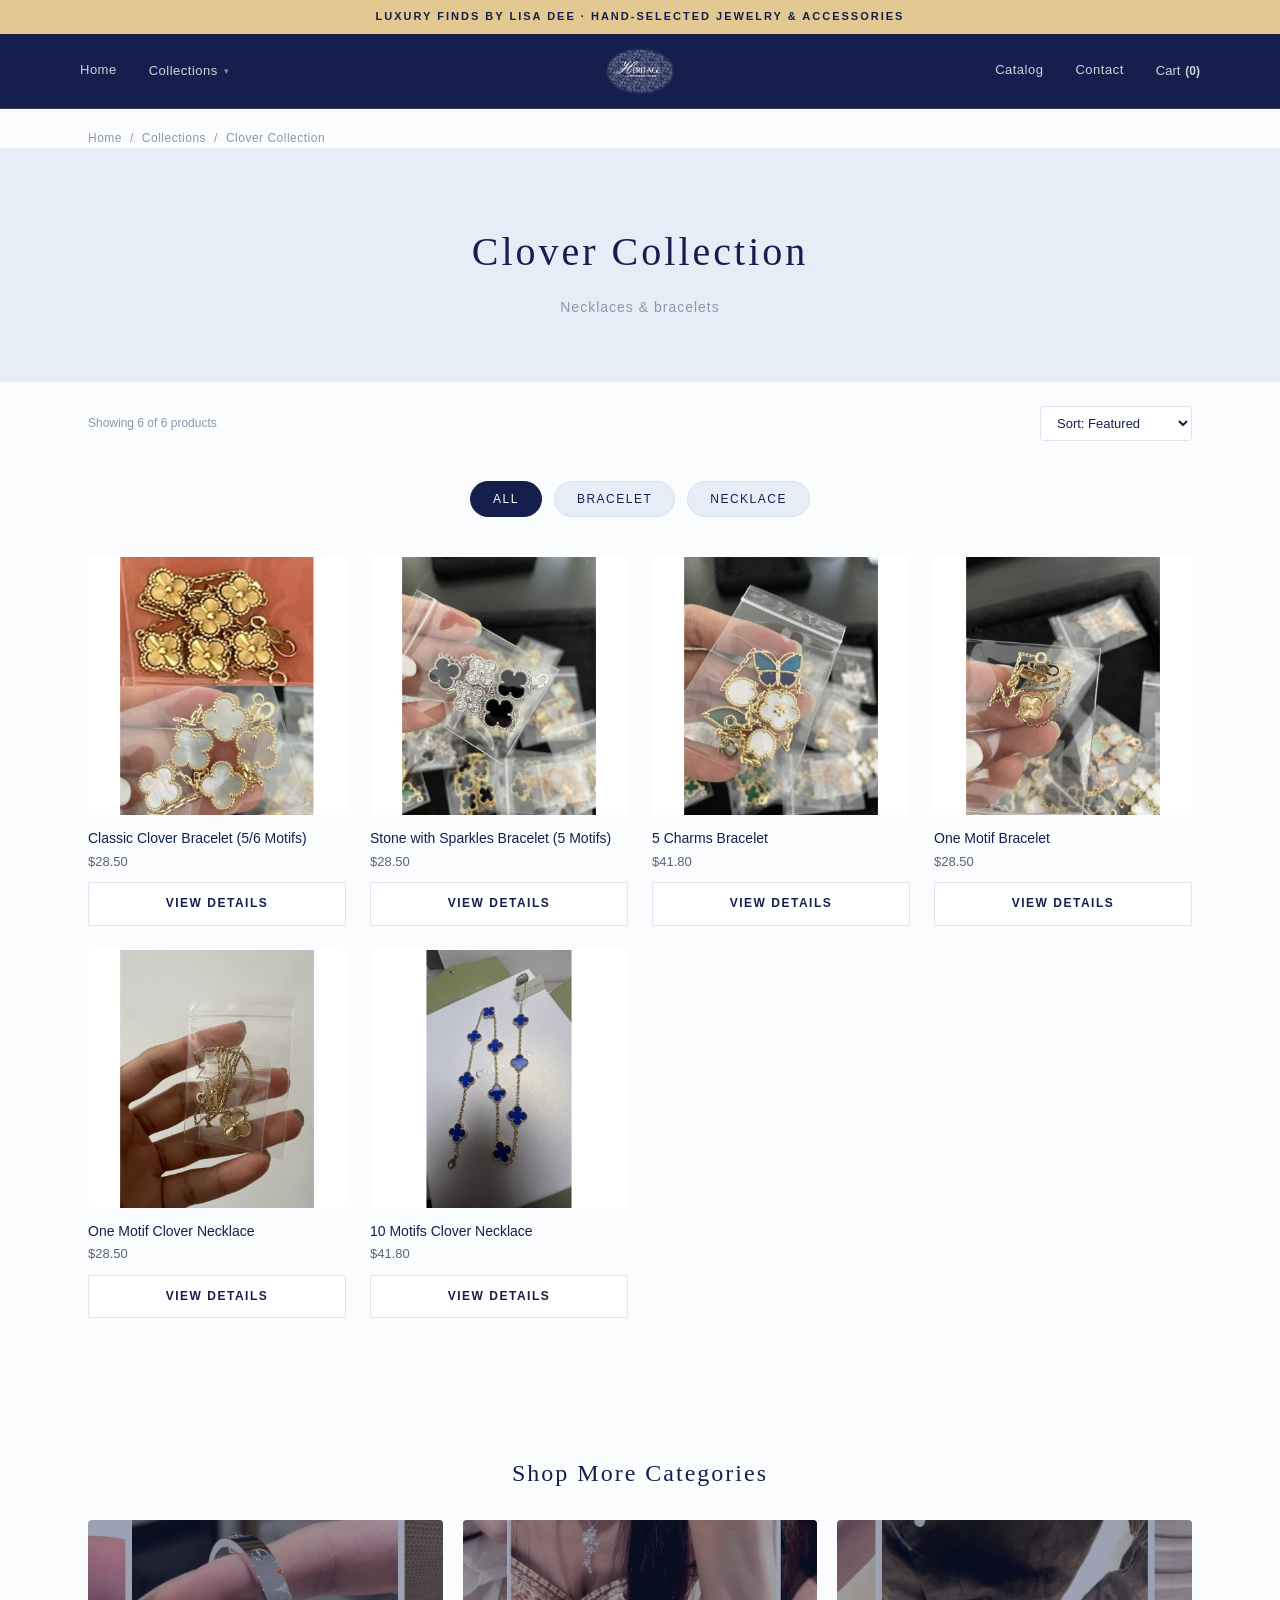
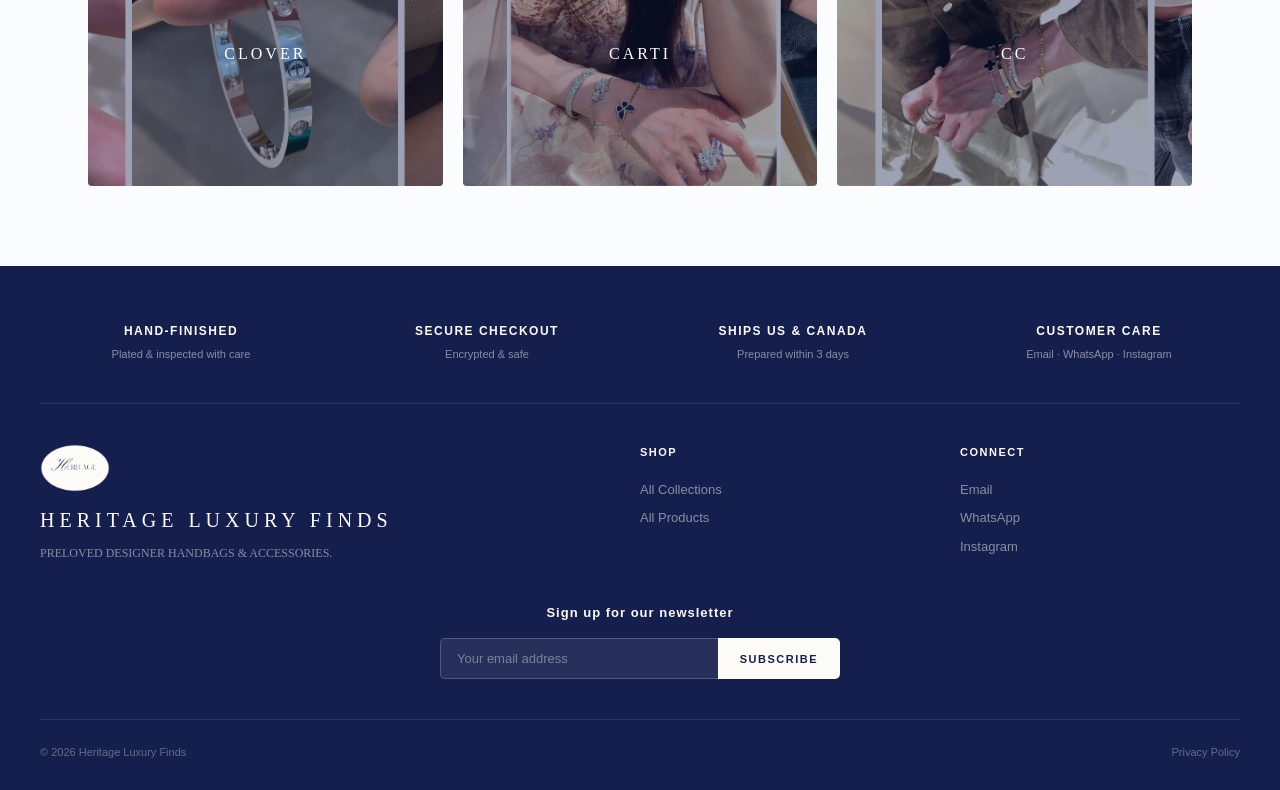
<file: collection.html>
<!DOCTYPE html>
<html lang="en">
<head>
  <meta charset="UTF-8">
  <meta name="viewport" content="width=device-width, initial-scale=1.0">
  <title>Collection — Heritage Luxury Finds</title>
  <link rel="stylesheet" href="css/style.css?v=19">
</head>
<body>

<!-- ====== Announcement ====== -->
<div class="announce">Luxury Finds by Lisa Dee &middot; Hand-selected jewelry &amp; accessories</div>

<!-- ====== Navigation ====== -->
<header class="nav">
  <div class="nav-inner">
    <button class="nav-burger" type="button" aria-label="Menu" aria-expanded="false" onclick="toggleMenu()">
      <span></span><span></span><span></span>
    </button>
    <div class="nav-links nav-links-left">
      <a href="index.html">Home</a>
      <div class="nav-dropdown">
        <button class="nav-dropdown-toggle" type="button">Collections</button>
        <div class="nav-dropdown-menu">
          <a href="index.html#collections">All Collections</a>
          <a href="collection.html?c=clover">Clover Collection</a>
          <a href="collection.html?c=carti">Carti Collection</a>
          <a href="collection.html?c=cc">CC Collection</a>
        </div>
      </div>
    </div>
    <a href="index.html" class="nav-logo"><img src="images/logo-seal-cream.png" alt="Heritage Luxury Finds"></a>
    <div class="nav-links nav-links-right">
      <a href="index.html#catalog">Catalog</a>
      <a href="index.html#contact">Contact</a>
      <button class="nav-cart" aria-label="Cart" onclick="alert('Checkout coming soon ✨')">
        <span>Cart</span>
        <span class="nav-cart-num">(0)</span>
      </button>
    </div>
    <button class="nav-cart-mobile" type="button" aria-label="Cart" onclick="alert('Checkout coming soon ✨')">
      Cart <span class="nav-cart-num">(0)</span>
    </button>
  </div>
  <div class="nav-mobile-menu" id="mobileMenu">
    <a href="index.html">Home</a>
    <a href="index.html#collections">All Collections</a>
    <a href="collection.html?c=clover">Clover Collection</a>
    <a href="collection.html?c=carti">Carti Collection</a>
    <a href="collection.html?c=cc">CC Collection</a>
    <a href="index.html#catalog">Catalog</a>
    <a href="index.html#contact">Contact</a>
  </div>
</header>

<!-- ====== Breadcrumb ====== -->
<nav class="breadcrumb" aria-label="Breadcrumb">
  <a href="index.html">Home</a><span>/</span>
  <a href="index.html#collections">Collections</a><span>/</span>
  <span id="crumbCurrent">Collection</span>
</nav>

<!-- ====== Collection Header ====== -->
<section class="collection-header">
  <h1 class="collection-title" id="colTitle">Collection</h1>
  <p class="collection-sub" id="colSub"></p>
</section>

<!-- ====== Sort bar ====== -->
<div class="sort-bar">
  <span class="sort-count" id="sortCount"></span>
  <select id="sortSelect" class="sort-select" aria-label="Sort products">
    <option value="featured">Sort: Featured</option>
    <option value="price-asc">Price: Low to High</option>
    <option value="price-desc">Price: High to Low</option>
    <option value="name-asc">Name: A to Z</option>
  </select>
</div>

<!-- ====== Category Filter ====== -->
<div class="cat-filter" id="catFilter"></div>

<!-- ====== Product Grid ====== -->
<section class="section collection-grid">
  <div class="product-grid" id="productGrid"></div>
</section>

<!-- ====== Shop More Categories ====== -->
<section class="shop-more">
  <h2 class="shop-more-title">Shop More Categories</h2>
  <div class="shop-more-grid">
    <a href="collection.html?c=clover" class="shop-more-tile">
      <img src="images/hero-2.png" alt="Clover Collection">
      <span class="shop-more-label">Clover</span>
    </a>
    <a href="collection.html?c=carti" class="shop-more-tile">
      <img src="images/hero-3.png" alt="Carti Collection">
      <span class="shop-more-label">Carti</span>
    </a>
    <a href="collection.html?c=cc" class="shop-more-tile">
      <img src="images/hero-1.png" alt="CC Collection">
      <span class="shop-more-label">CC</span>
    </a>
  </div>
</section>

<!-- ====== Footer ====== -->
<footer class="footer" id="contact">
  <div class="service-badges">
    <div class="service-badge">
      <div class="sb-title">Hand-Finished</div>
      <div class="sb-sub">Plated &amp; inspected with care</div>
    </div>
    <div class="service-badge">
      <div class="sb-title">Secure Checkout</div>
      <div class="sb-sub">Encrypted &amp; safe</div>
    </div>
    <div class="service-badge">
      <div class="sb-title">Ships US &amp; Canada</div>
      <div class="sb-sub">Prepared within 3 days</div>
    </div>
    <div class="service-badge">
      <div class="sb-title">Customer Care</div>
      <div class="sb-sub">Email &middot; WhatsApp &middot; Instagram</div>
    </div>
  </div>
  <div class="footer-inner">
    <div class="footer-brand">
      <img src="images/logo-mark-cream.png" alt="Heritage Luxury Finds">
      Heritage Luxury Finds
      <p>Preloved designer handbags &amp; accessories.</p>
    </div>
    <div class="fcol">
      <h4>Shop</h4>
      <a href="index.html#collections">All Collections</a>
      <a href="index.html#catalog">All Products</a>
    </div>
    <div class="fcol">
      <h4>Connect</h4>
      <a href="mailto:kitchcrew213@gmail.com">Email</a>
      <a href="https://wa.me/15627542260" target="_blank" rel="noopener">WhatsApp</a>
      <a href="https://instagram.com/heritage_luxury_finds" target="_blank" rel="noopener">Instagram</a>
    </div>
  </div>
  <div class="footer-news">
    <h4>Sign up for our newsletter</h4>
    <form class="footer-form" onsubmit="event.preventDefault();alert('Thanks for subscribing!')">
      <input type="email" placeholder="Your email address" required>
      <button type="submit">SUBSCRIBE</button>
    </form>
  </div>
  <div class="footer-bottom">
    <span>&copy; 2026 Heritage Luxury Finds</span>
    <a href="#">Privacy Policy</a>
  </div>
</footer>

<!-- ====== JS ====== -->
<script src="js/products.js?v=2"></script>
<script>
const COLLECTIONS = {
  clover: { name: 'Clover Collection', sub: 'Necklaces & bracelets' },
  carti: { name: 'Carti Collection', sub: 'Bangles' },
  cc: { name: 'CC Collection', sub: 'Earrings' }
};

const params = new URLSearchParams(window.location.search);
const key = COLLECTIONS[params.get('c')] ? params.get('c') : 'clover';
const col = COLLECTIONS[key];

document.title = col.name + ' — Heritage Luxury Finds';
document.getElementById('colTitle').textContent = col.name;
document.getElementById('colSub').textContent = col.sub;
document.getElementById('crumbCurrent').textContent = col.name;

const products = window.PRODUCTS.filter(p => p.collection === key);
const categories = [...new Set(products.map(p => p.category))];
let activeCat = 'All';
let sort = 'featured';

const filter = document.getElementById('catFilter');
['All', ...categories].forEach(cat => {
  const b = document.createElement('button');
  b.className = 'cat-pill' + (cat === 'All' ? ' active' : '');
  b.textContent = cat;
  b.dataset.cat = cat;
  filter.appendChild(b);
});

function card(p) {
  return '<a href="product.html?id=' + p.id + '" class="product-card">' +
    '<div class="card-img"><img src="' + p.image + '" alt="' + p.name + '" loading="lazy"></div>' +
    '<p class="card-name">' + p.name + '</p>' +
    '<p class="card-price">$' + p.price.toFixed(2) + '</p>' +
    '<span class="card-btn">View Details</span>' +
  '</a>';
}

function sorted(list) {
  const arr = list.slice();
  if (sort === 'price-asc') arr.sort((a, b) => a.price - b.price);
  if (sort === 'price-desc') arr.sort((a, b) => b.price - a.price);
  if (sort === 'name-asc') arr.sort((a, b) => a.name.localeCompare(b.name));
  return arr;
}

function render() {
  const list = activeCat === 'All' ? products : products.filter(p => p.category === activeCat);
  const arr = sorted(list);
  document.getElementById('productGrid').innerHTML = arr.map(card).join('');
  document.getElementById('sortCount').textContent = 'Showing ' + arr.length + ' of ' + products.length + ' products';
}

filter.addEventListener('click', e => {
  const pill = e.target.closest('.cat-pill');
  if (!pill) return;
  filter.querySelectorAll('.cat-pill').forEach(p => p.classList.remove('active'));
  pill.classList.add('active');
  activeCat = pill.dataset.cat;
  render();
});

document.getElementById('sortSelect').addEventListener('change', e => {
  sort = e.target.value;
  render();
});

render();
</script>
<script>
function toggleMenu() {
  var menu = document.getElementById('mobileMenu');
  var btn = document.querySelector('.nav-burger');
  var open = menu.classList.toggle('open');
  btn.setAttribute('aria-expanded', open ? 'true' : 'false');
}
document.querySelectorAll('#mobileMenu a').forEach(function(link) {
  link.addEventListener('click', function() {
    document.getElementById('mobileMenu').classList.remove('open');
    document.querySelector('.nav-burger').setAttribute('aria-expanded', 'false');
  });
});
</script>
</body>
</html>
</file>
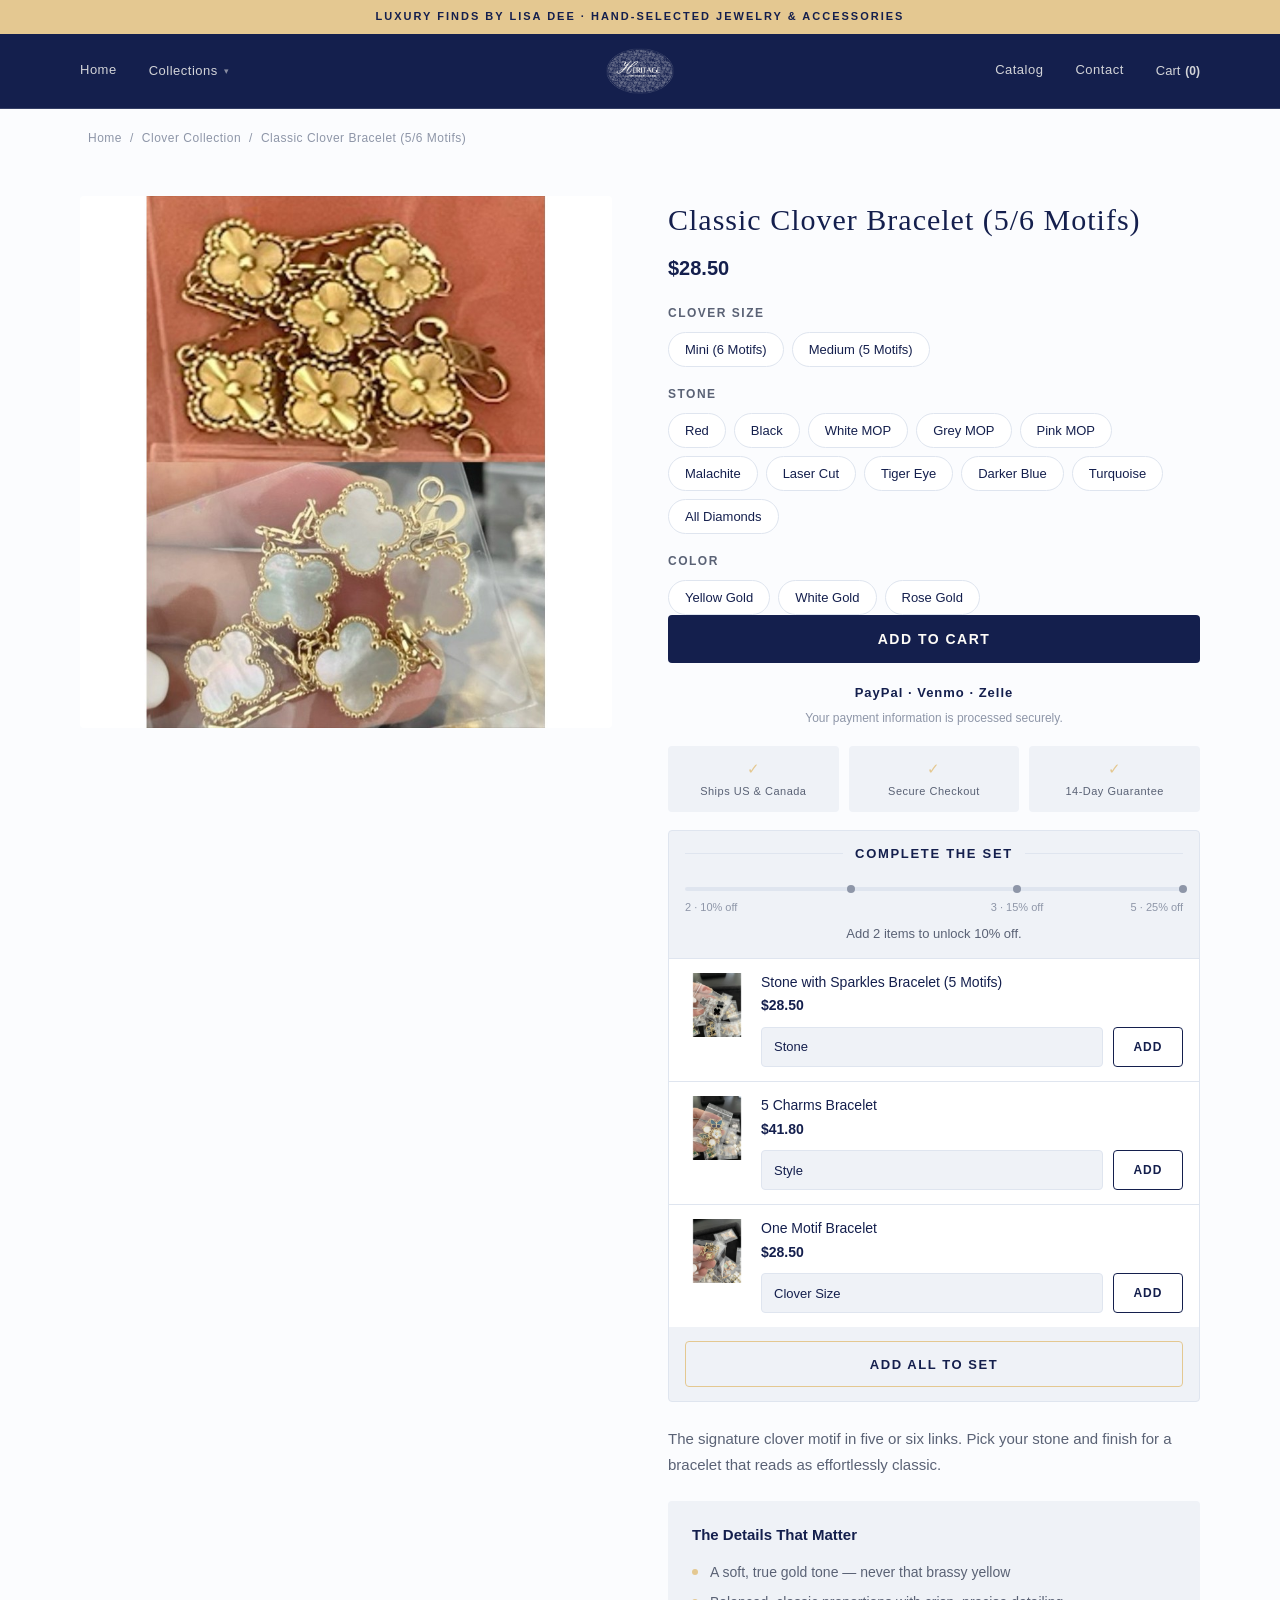
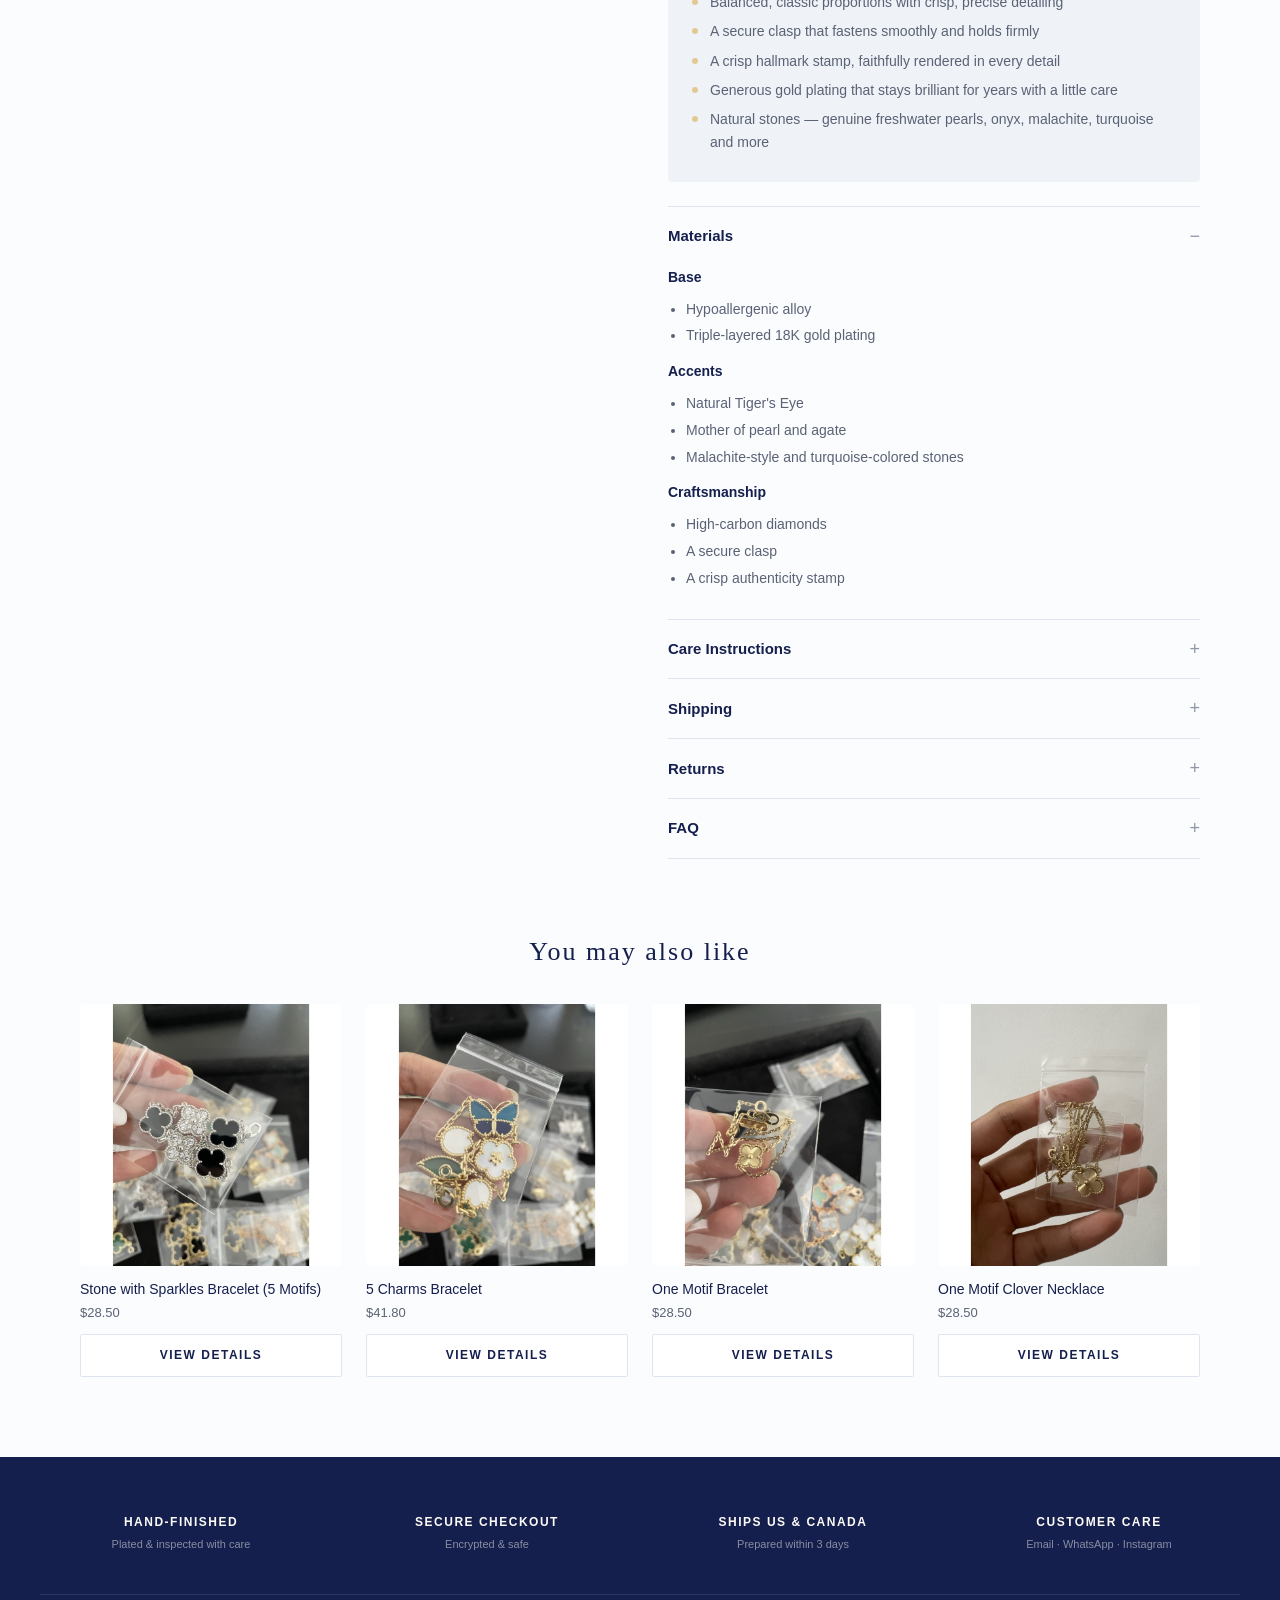
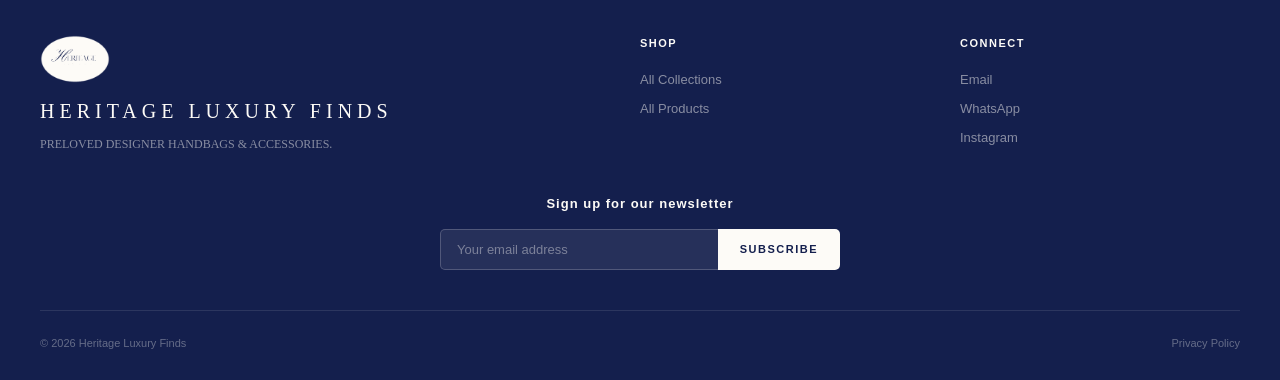
<file: product.html>
<!DOCTYPE html>
<html lang="en">
<head>
  <meta charset="UTF-8">
  <meta name="viewport" content="width=device-width, initial-scale=1.0">
  <title>Product — Heritage Luxury Finds</title>
  <link rel="stylesheet" href="css/style.css?v=20">
</head>
<body>

<!-- ====== Announcement ====== -->
<div class="announce">Luxury Finds by Lisa Dee &middot; Hand-selected jewelry &amp; accessories</div>

<!-- ====== Navigation ====== -->
<header class="nav">
  <div class="nav-inner">
    <button class="nav-burger" type="button" aria-label="Menu" aria-expanded="false" onclick="toggleMenu()">
      <span></span><span></span><span></span>
    </button>
    <div class="nav-links nav-links-left">
      <a href="index.html">Home</a>
      <div class="nav-dropdown">
        <button class="nav-dropdown-toggle" type="button">Collections</button>
        <div class="nav-dropdown-menu">
          <a href="index.html#collections">All Collections</a>
          <a href="collection.html?c=clover">Clover Collection</a>
          <a href="collection.html?c=carti">Carti Collection</a>
          <a href="collection.html?c=cc">CC Collection</a>
        </div>
      </div>
    </div>
    <a href="index.html" class="nav-logo"><img src="images/logo-seal-cream.png" alt="Heritage Luxury Finds"></a>
    <div class="nav-links nav-links-right">
      <a href="index.html#catalog">Catalog</a>
      <a href="index.html#contact">Contact</a>
      <button class="nav-cart" aria-label="Cart" onclick="alert('Checkout coming soon ✨')">
        <span>Cart</span>
        <span class="nav-cart-num">(0)</span>
      </button>
    </div>
    <button class="nav-cart-mobile" type="button" aria-label="Cart" onclick="alert('Checkout coming soon ✨')">
      Cart <span class="nav-cart-num">(0)</span>
    </button>
  </div>
  <div class="nav-mobile-menu" id="mobileMenu">
    <a href="index.html">Home</a>
    <a href="index.html#collections">All Collections</a>
    <a href="collection.html?c=clover">Clover Collection</a>
    <a href="collection.html?c=carti">Carti Collection</a>
    <a href="collection.html?c=cc">CC Collection</a>
    <a href="index.html#catalog">Catalog</a>
    <a href="index.html#contact">Contact</a>
  </div>
</header>

<!-- ====== Breadcrumb ====== -->
<nav class="breadcrumb" aria-label="Breadcrumb">
  <a href="index.html">Home</a><span>/</span>
  <a href="collection.html?c=clover" id="crumbCol">Collection</a><span>/</span>
  <span id="crumbProduct">Product</span>
</nav>

<!-- ====== Product Detail ====== -->
<section class="pdp">
  <div class="pdp-gallery">
    <div class="pdp-main">
      <img src="images/placeholder.svg" alt="Product image" id="mainImg">
    </div>
  </div>

  <div class="pdp-info">
    <h1 class="pdp-title" id="pdpTitle">Product Name</h1>
    <p class="pdp-price" id="pdpPrice">$0.00</p>

    <div id="variantBox"></div>

    <button class="pdp-add" onclick="alert('Checkout coming soon ✨')">Add to Cart</button>

    <div class="pdp-payment">
      <span class="pay-methods">PayPal &middot; Venmo &middot; Zelle</span>
      <p>Your payment information is processed securely.</p>
    </div>

    <div class="pdp-trust">
      <div class="pdp-trust-item"><span class="ti">&#10003;</span>Ships US &amp; Canada</div>
      <div class="pdp-trust-item"><span class="ti">&#10003;</span>Secure Checkout</div>
      <div class="pdp-trust-item"><span class="ti">&#10003;</span>14-Day Guarantee</div>
    </div>

    <div class="cts">
      <div class="cts__box">
        <div class="cts__head"><span>Complete the Set</span></div>
        <div class="cts__progress">
          <div class="cts__track">
            <div class="cts__fill" id="ctsFill"></div>
            <span class="cts__dot" data-qty="2" style="left:33.33%"></span>
            <span class="cts__dot" data-qty="3" style="left:66.67%"></span>
            <span class="cts__dot" data-qty="5" style="left:100%"></span>
          </div>
          <div class="cts__ticks">
            <span class="cts__tick" style="left:33.33%">2 &middot; 10% off</span>
            <span class="cts__tick" style="left:66.67%">3 &middot; 15% off</span>
            <span class="cts__tick" style="left:100%">5 &middot; 25% off</span>
          </div>
          <p class="cts__hint" id="ctsHint">Add 2 items to unlock 10% off.</p>
        </div>
        <ul class="cts__list" id="ctsList"></ul>
        <button class="cts__addall" id="ctsAddAll" type="button">Add All to Set</button>
      </div>
    </div>

    <p class="pdp-desc" id="pdpDesc">A hand-finished clover motif, plated in soft gold and made for everyday wear.</p>

    <div class="pdp-sell">
      <p class="pdp-sell-title">The Details That Matter</p>
      <ul class="pdp-sell-list">
        <li>A soft, true gold tone — never that brassy yellow</li>
        <li>Balanced, classic proportions with crisp, precise detailing</li>
        <li>A secure clasp that fastens smoothly and holds firmly</li>
        <li>A crisp hallmark stamp, faithfully rendered in every detail</li>
        <li>Generous gold plating that stays brilliant for years with a little care</li>
        <li>Natural stones — genuine freshwater pearls, onyx, malachite, turquoise and more</li>
      </ul>
    </div>

    <div class="pdp-accordion">
      <details open>
        <summary>Materials</summary>
        <div class="pdp-body">
          <p><strong>Base</strong></p>
          <ul>
            <li>Hypoallergenic alloy</li>
            <li>Triple-layered 18K gold plating</li>
          </ul>
          <p><strong>Accents</strong></p>
          <ul>
            <li>Natural Tiger's Eye</li>
            <li>Mother of pearl and agate</li>
            <li>Malachite-style and turquoise-colored stones</li>
          </ul>
          <p><strong>Craftsmanship</strong></p>
          <ul>
            <li>High-carbon diamonds</li>
            <li>A secure clasp</li>
            <li>A crisp authenticity stamp</li>
          </ul>
        </div>
      </details>
      <details>
        <summary>Care Instructions</summary>
        <div class="pdp-body">
          <ul>
            <li>Keep away from direct sunlight and heat</li>
            <li>Remove before sleeping</li>
            <li>Let perfume and lotion dry before wearing</li>
            <li>Remove before bathing or swimming</li>
            <li>Remove during exercise</li>
            <li>Store in a box or pouch when not worn</li>
          </ul>
        </div>
      </details>
      <details>
        <summary>Shipping</summary>
        <div class="pdp-body">
          <p>Ships to the US and Canada. Orders are prepared within 3 business days.</p>
          <ul>
            <li>International delivery: 15–21 business days</li>
          </ul>
        </div>
      </details>
      <details>
        <summary>Returns</summary>
        <div class="pdp-body">
          <p>No returns or exchanges, except for defective items reported within the first 14 days of receipt.</p>
        </div>
      </details>
      <details>
        <summary>FAQ</summary>
        <div class="pdp-body">
          <p><strong>Will it turn my skin green?</strong></p>
          <p>No. Every piece is built on a hypoallergenic base with triple-layered 18K gold plating, so it is gentle on sensitive skin.</p>
          <p><strong>Can I wear it in water?</strong></p>
          <p>Please remove before bathing, swimming, or exercising to keep the plating looking its best.</p>
          <p><strong>How long does shipping take?</strong></p>
          <p>Orders are prepared within 3 business days, then delivered in 15–21 business days.</p>
          <p><strong>Does it come with packaging?</strong></p>
          <p>Yes — each piece arrives in a gift-ready box with a soft pouch, ready to give or keep.</p>
        </div>
      </details>
    </div>
  </div>
</section>

<!-- ====== Related ====== -->
<section class="related">
  <h2 class="related-title">You may also like</h2>
  <div class="product-grid" id="relatedGrid"></div>
</section>

<!-- ====== Footer ====== -->
<footer class="footer" id="contact">
  <div class="service-badges">
    <div class="service-badge">
      <div class="sb-title">Hand-Finished</div>
      <div class="sb-sub">Plated &amp; inspected with care</div>
    </div>
    <div class="service-badge">
      <div class="sb-title">Secure Checkout</div>
      <div class="sb-sub">Encrypted &amp; safe</div>
    </div>
    <div class="service-badge">
      <div class="sb-title">Ships US &amp; Canada</div>
      <div class="sb-sub">Prepared within 3 days</div>
    </div>
    <div class="service-badge">
      <div class="sb-title">Customer Care</div>
      <div class="sb-sub">Email &middot; WhatsApp &middot; Instagram</div>
    </div>
  </div>
  <div class="footer-inner">
    <div class="footer-brand">
      <img src="images/logo-mark-cream.png" alt="Heritage Luxury Finds">
      Heritage Luxury Finds
      <p>Preloved designer handbags &amp; accessories.</p>
    </div>
    <div class="fcol">
      <h4>Shop</h4>
      <a href="index.html#collections">All Collections</a>
      <a href="index.html#catalog">All Products</a>
    </div>
    <div class="fcol">
      <h4>Connect</h4>
      <a href="mailto:kitchcrew213@gmail.com">Email</a>
      <a href="https://wa.me/15627542260" target="_blank" rel="noopener">WhatsApp</a>
      <a href="https://instagram.com/heritage_luxury_finds" target="_blank" rel="noopener">Instagram</a>
    </div>
  </div>
  <div class="footer-news">
    <h4>Sign up for our newsletter</h4>
    <form class="footer-form" onsubmit="event.preventDefault();alert('Thanks for subscribing!')">
      <input type="email" placeholder="Your email address" required>
      <button type="submit">SUBSCRIBE</button>
    </form>
  </div>
  <div class="footer-bottom">
    <span>&copy; 2026 Heritage Luxury Finds</span>
    <a href="#">Privacy Policy</a>
  </div>
</footer>

<!-- ====== JS ====== -->
<script src="js/products.js?v=2"></script>
<script>
(function() {
  const params = new URLSearchParams(window.location.search);
  const product = window.PRODUCTS.find(p => p.id === params.get('id')) || window.PRODUCTS[0];

  const COL_NAMES = { clover: 'Clover Collection', carti: 'Carti Collection', cc: 'CC Collection' };

  document.title = product.name + ' — Heritage Luxury Finds';
  document.getElementById('mainImg').src = product.image;
  document.getElementById('mainImg').alt = product.name;
  document.getElementById('pdpTitle').textContent = product.name;
  document.getElementById('pdpPrice').textContent = '$' + product.price.toFixed(2);
  document.getElementById('pdpDesc').textContent = product.desc;
  document.getElementById('crumbProduct').textContent = product.name;
  document.getElementById('crumbCol').textContent = COL_NAMES[product.collection];
  document.getElementById('crumbCol').href = 'collection.html?c=' + product.collection;

  // Variant picker
  const box = document.getElementById('variantBox');
  product.variants.forEach(v => {
    const group = document.createElement('div');
    group.className = 'variant-group';
    group.innerHTML = '<span class="variant-label">' + v.name + '</span>' +
      '<div class="variant-opts">' +
      v.options.map(o => '<button type="button" class="variant-pill">' + o + '</button>').join('') +
      '</div>';
    box.appendChild(group);
  });
  box.querySelectorAll('.variant-group').forEach(g => {
    g.querySelectorAll('.variant-pill').forEach(pill => {
      pill.addEventListener('click', () => {
        g.querySelectorAll('.variant-pill').forEach(p => p.classList.remove('active'));
        pill.classList.add('active');
      });
    });
  });

  // Related products (same collection, or fall back to others)
  const same = window.PRODUCTS.filter(p => p.collection === product.collection && p.id !== product.id);
  const pool = same.length >= 3 ? same : window.PRODUCTS.filter(p => p.id !== product.id);
  document.getElementById('relatedGrid').innerHTML = pool.slice(0, 4).map(function(p) {
    return '<a href="product.html?id=' + p.id + '" class="product-card">' +
      '<div class="card-img"><img src="' + p.image + '" alt="' + p.name + '" loading="lazy"></div>' +
      '<p class="card-name">' + p.name + '</p>' +
      '<p class="card-price">$' + p.price.toFixed(2) + '</p>' +
      '<span class="card-btn">View Details</span>' +
    '</a>';
  }).join('');

  // Complete the Set
  const TIERS = [{ qty: 2, pct: 10 }, { qty: 3, pct: 15 }, { qty: 5, pct: 25 }];
  const others = window.PRODUCTS.filter(p => p.collection === product.collection && p.id !== product.id);
  const set = (others.length >= 3 ? others : window.PRODUCTS.filter(p => p.id !== product.id)).slice(0, 3);
  document.getElementById('ctsList').innerHTML = set.map(function(s) {
    const v = s.variants[0];
    const opts = '<option value="" disabled selected>' + v.name + '</option>' +
      v.options.map(o => '<option>' + o + '</option>').join('');
    return '<li class="cts__item">' +
      '<a class="cts__media" href="product.html?id=' + s.id + '"><img src="' + s.image + '" alt="' + s.name + '"></a>' +
      '<div class="cts__body">' +
        '<a class="cts__title" href="product.html?id=' + s.id + '">' + s.name + '</a>' +
        '<span class="cts__price">$' + s.price.toFixed(2) + '</span>' +
        '<div class="cts__row">' +
          '<span class="cts__selectwrap"><select class="cts__select">' + opts + '</select></span>' +
          '<button class="cts__add" type="button">Add</button>' +
        '</div>' +
      '</div>' +
    '</li>';
  }).join('');

  let ctsCount = 0;
  const ctsFill = document.getElementById('ctsFill');
  const ctsHint = document.getElementById('ctsHint');
  const ctsDots = document.querySelectorAll('.cts__dot');

  function renderProgress(count) {
    const total = TIERS.length;
    const posOf = i => (i + 1) / total * 100;
    let fillPct;
    if (count >= TIERS[total - 1].qty) {
      fillPct = 100;
    } else {
      let idx = TIERS.findIndex(t => count < t.qty);
      if (idx < 0) idx = total - 1;
      const prevQty = idx === 0 ? 0 : TIERS[idx - 1].qty;
      const prevPos = idx === 0 ? 0 : posOf(idx - 1);
      const span = posOf(idx) - prevPos;
      const denom = TIERS[idx].qty - prevQty;
      const frac = denom > 0 ? (count - prevQty) / denom : 0;
      fillPct = prevPos + span * Math.max(0, Math.min(1, frac));
    }
    ctsFill.style.width = fillPct.toFixed(2) + '%';
    ctsDots.forEach(d => d.classList.toggle('is-on', count >= (parseInt(d.dataset.qty, 10) || 0)));
    if (count >= TIERS[total - 1].qty) {
      ctsHint.textContent = "You've unlocked " + TIERS[total - 1].pct + '% off.';
    } else {
      let idx = TIERS.findIndex(t => count < t.qty);
      if (idx < 0) idx = total - 1;
      const need = TIERS[idx].qty - count;
      ctsHint.textContent = 'Add ' + need + (need > 1 ? ' items' : ' item') + ' to unlock ' + TIERS[idx].pct + '% off.';
    }
  }

  function markAdded(btn) {
    const orig = btn.textContent;
    btn.textContent = 'Added ✓';
    btn.disabled = true;
    setTimeout(() => { btn.textContent = orig; btn.disabled = false; }, 900);
  }

  document.querySelectorAll('#ctsList .cts__add').forEach(btn => {
    btn.addEventListener('click', () => { ctsCount++; renderProgress(ctsCount); markAdded(btn); });
  });
  document.getElementById('ctsAddAll').addEventListener('click', function() {
    ctsCount += set.length;
    renderProgress(ctsCount);
    markAdded(this);
  });

  renderProgress(0);
})();
</script>
<script>
function toggleMenu() {
  var menu = document.getElementById('mobileMenu');
  var btn = document.querySelector('.nav-burger');
  var open = menu.classList.toggle('open');
  btn.setAttribute('aria-expanded', open ? 'true' : 'false');
}
document.querySelectorAll('#mobileMenu a').forEach(function(link) {
  link.addEventListener('click', function() {
    document.getElementById('mobileMenu').classList.remove('open');
    document.querySelector('.nav-burger').setAttribute('aria-expanded', 'false');
  });
});
</script>
</body>
</html>
</file>
<file: css/style.css>
/* ================================================================
   Heritage Luxury Finds — Luxury Finds by Lisa Dee
   Homepage + Product page (Clover-inspired framework)
   ================================================================ */

/* ── Reset ── */
*, *::before, *::after { box-sizing: border-box; margin: 0; padding: 0; }

:root {
  --cream: #FDFBF7;
  --navy: #141F4D;
  --gold: #E4C891;
  --blue-50: #E7EDF6;
  --blue-100: #D7E0EE;
  --gray-100: #EFF2F7;
  --gray-200: #DFE5EF;
  --gray-400: #8E96A8;
  --gray-600: #5A6275;
  --white: #FFFFFF;
  --sans: 'Helvetica Neue', -apple-system, BlinkMacSystemFont, 'Segoe UI', Arial, sans-serif;
  --serif: Georgia, 'Times New Roman', serif;
  --max: 1200px;
}

html { scroll-behavior: smooth; }

body {
  font-family: var(--sans);
  font-weight: 400;
  background: #FBFCFE;
  color: var(--navy);
  line-height: 1.6;
  -webkit-font-smoothing: antialiased;
  -moz-osx-font-smoothing: grayscale;
}

img { max-width: 100%; display: block; }
a { color: inherit; text-decoration: none; }
button { cursor: pointer; font-family: inherit; }

/* ── Header / Navigation ── */
.nav {
  position: sticky; top: 0; z-index: 1000;
  background: var(--navy);
  border-bottom: 1px solid rgba(253,251,247,.14);
}
.nav-inner {
  max-width: var(--max); margin: 0 auto;
  display: grid;
  grid-template-columns: 1fr auto 1fr;
  align-items: center;
  gap: 24px;
  padding: 14px 40px;
}
@media (max-width: 767px) {
  .nav-inner { padding: 12px 16px; gap: 12px; }
  .nav-logo img { height: 36px; }
  .nav-burger { display: block; }
  .nav-cart-mobile { display: flex; }
  .nav-links-left, .nav-links-right { display: none; }
}
.nav-logo {
  display: block;
  line-height: 0;
}
.nav-logo img {
  height: 46px;
  width: auto;
  display: block;
}
.nav-links {
  display: flex; align-items: center; gap: 32px;
}
.nav-links-left { justify-self: start; }
.nav-links-right { justify-self: end; }

/* Hamburger (mobile) */
.nav-burger {
  display: none;
  justify-self: start;
  background: none; border: none;
  padding: 6px;
  cursor: pointer;
}
.nav-burger span {
  display: block;
  width: 22px; height: 2px;
  margin: 5px 0;
  background: var(--cream);
  border-radius: 2px;
}
/* Cart (mobile) */
.nav-cart-mobile {
  display: none;
  justify-self: end;
  background: none; border: none; padding: 0;
  font-size: 14px; color: rgba(253,251,247,.85);
  align-items: center; gap: 5px;
}
.nav-cart-mobile:hover { color: var(--cream); }

/* Mobile menu panel */
.nav-mobile-menu {
  display: none;
  flex-direction: column;
  padding: 6px 20px 18px;
  background: var(--navy);
  border-top: 1px solid rgba(253,251,247,.14);
}
.nav-mobile-menu.open { display: flex; }
.nav-mobile-menu a {
  display: block;
  padding: 14px 2px;
  font-size: 15px;
  color: rgba(253,251,247,.9);
  letter-spacing: .5px;
  border-bottom: 1px solid rgba(253,251,247,.1);
}
.nav-mobile-menu a:last-child { border-bottom: none; }
.nav-mobile-menu a:hover { color: var(--cream); }
.nav-links a {
  font-size: 13px; font-weight: 400;
  color: rgba(253,251,247,.82);
  letter-spacing: .5px;
  transition: color .15s;
}
.nav-links a:hover { color: var(--cream); }

.nav-cart {
  background: none; border: none; padding: 0;
  font-size: 13px; color: rgba(253,251,247,.82);
  display: flex; align-items: center; gap: 5px;
}
.nav-cart:hover { color: var(--cream); }
.nav-cart-num {
  font-weight: 600; font-size: 12px;
}

/* ── Collections dropdown ── */
.nav-dropdown { position: relative; }
.nav-dropdown-toggle {
  background: none; border: none; padding: 0;
  font-size: 13px; font-weight: 400;
  color: rgba(253,251,247,.82);
  letter-spacing: .5px;
  display: flex; align-items: center; gap: 6px;
  transition: color .15s;
}
.nav-dropdown-toggle:hover { color: var(--cream); }
.nav-dropdown-toggle::after {
  content: '\25BE';
  font-size: 9px;
  color: rgba(253,251,247,.5);
}
.nav-dropdown-menu {
  position: absolute;
  top: 100%;
  left: 50%;
  transform: translateX(-50%) translateY(8px);
  min-width: 200px;
  background: var(--white);
  border: 1px solid var(--gray-200);
  border-radius: 4px;
  box-shadow: 0 12px 32px rgba(46,42,57,.12);
  padding: 8px 0;
  opacity: 0;
  visibility: hidden;
  transition: opacity .18s ease, transform .18s ease, visibility .18s;
  z-index: 1001;
}
.nav-dropdown:hover .nav-dropdown-menu,
.nav-dropdown:focus-within .nav-dropdown-menu {
  opacity: 1;
  visibility: visible;
  transform: translateX(-50%) translateY(0);
}
.nav-dropdown-menu a {
  display: block;
  padding: 10px 22px;
  font-size: 13px;
  color: var(--gray-600);
  letter-spacing: .5px;
  white-space: nowrap;
  transition: background .15s, color .15s;
}
.nav-dropdown-menu a:hover {
  background: var(--blue-100);
  color: var(--navy);
}

/* ── Hero ── */
.hero {
  position: relative;
  width: 100%;
  line-height: 0;
  overflow: hidden;
}
.hero-slides {
  position: relative;
  width: 100%;
}
.hero-bg {
  width: 100%;
  display: block;
  position: absolute; top: 0; left: 0;
  opacity: 0;
  transition: opacity .8s ease-in-out;
}
.hero-bg.active {
  opacity: 1;
  position: relative;
  z-index: 1;
}
.hero-caption {
  max-width: var(--max);
  margin: 0 auto;
  padding: 80px 48px 0;
  text-align: center;
}
@media (max-width: 767px) {
  .hero-caption { padding: 56px 24px 0; }
}
.hero-headline {
  font-size: clamp(28px, 4vw, 42px);
  font-weight: 300;
  color: var(--navy);
  letter-spacing: 3px;
  font-family: var(--serif);
  line-height: 1.3;
}
.hero-headline::after {
  content: '';
  display: block;
  width: 48px;
  height: 2px;
  margin: 22px auto 0;
  background: var(--navy);
}
.hero-logo {
  display: block;
  width: min(440px, 80%);
  margin: 0 auto;
}
.hero-links {
  margin-top: 36px;
  display: flex;
  align-items: center;
  justify-content: center;
  gap: 56px;
  flex-wrap: wrap;
}
@media (max-width: 767px) {
  .hero-links { gap: 28px; }
}
.hero-links a {
  font-size: 14px;
  letter-spacing: 2px;
  color: var(--gray-600);
  text-transform: uppercase;
  transition: color .15s;
}
.hero-links a:hover { color: var(--navy); }
.hero-links span {
  color: var(--gray-400);
  font-size: 12px;
  letter-spacing: 1px;
  margin-left: 4px;
}

.hero-dots {
  position: absolute; bottom: 20px; right: 24px; z-index: 3;
  display: flex; gap: 8px;
}
.hero-dot {
  width: 8px; height: 8px;
  border-radius: 50%;
  border: none;
  background: rgba(255,255,255,.4);
  cursor: pointer; padding: 0;
  transition: background .2s;
}
.hero-dot.active,
.hero-dot:hover { background: rgba(255,255,255,.9); }

/* ── Section headings ── */
.section {
  max-width: var(--max);
  margin: 0 auto;
  padding: 96px 48px;
}
@media (max-width: 767px) {
  .section { padding: 64px 24px; }
}
.collections-section { padding-top: 56px; }
#catalog {
  position: relative;
  z-index: 0;
}
#catalog::before {
  content: '';
  position: absolute;
  top: 0; bottom: 0;
  left: 50%;
  transform: translateX(-50%);
  width: 100vw;
  background: var(--blue-50);
  z-index: -1;
}
.section-title {
  text-align: center;
  font-size: clamp(22px, 3.5vw, 30px);
  font-weight: 300;
  letter-spacing: 2px;
  color: var(--navy);
  font-family: var(--serif);
  margin-bottom: 8px;
}
.section-title::after {
  content: '';
  display: block;
  width: 44px;
  height: 2px;
  margin: 16px auto 0;
  background: var(--navy);
}
.section-sub {
  text-align: center;
  font-size: 14px;
  color: var(--gray-400);
  margin-bottom: 40px;
}

/* ── Collections ── */
.collections {
  display: grid;
  grid-template-columns: repeat(3, 1fr);
  gap: 32px;
}
@media (max-width: 767px) {
  .collections { grid-template-columns: 1fr; }
}
.collection-tile {
  position: relative;
  aspect-ratio: 4 / 5;
  overflow: hidden;
  border-radius: 4px;
  display: block;
}
.collection-tile img {
  width: 100%; height: 100%;
  object-fit: cover;
  transition: transform .5s ease;
}
.collection-tile:hover img { transform: scale(1.06); }
.collection-tile .col-label {
  position: absolute; inset: 0;
  display: flex; flex-direction: column;
  align-items: center; justify-content: flex-end;
  padding: 28px 20px;
  background: linear-gradient(to top, rgba(0,0,0,.5) 0%, transparent 55%);
  color: #fff;
  line-height: 1.4;
}
.col-label .col-name {
  font-size: 18px;
  letter-spacing: 3px;
  text-transform: uppercase;
  font-family: var(--serif);
}
.col-label .col-count {
  font-size: 11px;
  color: rgba(255,255,255,.75);
  margin-top: 8px;
  letter-spacing: 1.5px;
  text-transform: uppercase;
  line-height: 1.6;
}

/* ── About / The Brand ── */
.about {
  max-width: var(--max);
  margin: 0 auto;
  padding: 88px 48px;
  display: grid;
  grid-template-columns: 340px 1fr;
  gap: 64px;
  align-items: center;
}
@media (max-width: 767px) {
  .about { grid-template-columns: 1fr; gap: 36px; padding: 64px 24px; text-align: center; }
  .about-body p { margin: 0 auto; }
}
.about-media {
  display: flex; justify-content: center;
}
.about-media img {
  max-height: 220px;
  width: auto;
  max-width: 100%;
}
.about-body h2 {
  font-size: clamp(24px, 3vw, 32px);
  font-weight: 300;
  letter-spacing: 2px;
  font-family: var(--serif);
  color: var(--navy);
  margin-bottom: 18px;
}
.about-body p {
  font-size: 15px;
  color: var(--gray-600);
  line-height: 1.85;
  max-width: 560px;
}

/* ── Product Grid ── */
.product-grid {
  display: grid;
  grid-template-columns: repeat(4, 1fr);
  gap: 24px;
}
@media (max-width: 900px) {
  .product-grid { grid-template-columns: repeat(2, 1fr); }
}
@media (max-width: 480px) {
  .product-grid { grid-template-columns: repeat(2, 1fr); gap: 14px; }
}
.product-card {
  display: block;
}
.product-card .card-img {
  aspect-ratio: 1;
  border-radius: 4px;
  overflow: hidden;
  background: var(--gray-100);
}
.product-card .card-img img {
  width: 100%; height: 100%;
  object-fit: cover;
  transition: transform .4s ease;
}
.product-card:hover .card-img img { transform: scale(1.05); }
.product-card .card-name {
  margin-top: 12px;
  font-size: 14px;
  font-weight: 500;
  color: var(--navy);
}
.product-card .card-price {
  margin-top: 2px;
  font-size: 13px;
  color: var(--gray-600);
}
.product-card .card-btn {
  margin-top: 10px;
  display: inline-block;
  width: 100%;
  padding: 11px 0;
  text-align: center;
  font-size: 12px;
  font-weight: 700;
  letter-spacing: 1.5px;
  text-transform: uppercase;
  color: var(--navy);
  border: 1px solid var(--gray-200);
  border-radius: 2px;
  background: var(--white);
  transition: all .2s;
}
.product-card .card-btn:hover {
  border-color: var(--navy);
  background: var(--navy);
  color: var(--cream);
}

/* ── Promo Banner ── */
.promo {
  position: relative;
  width: 100%;
  aspect-ratio: 16 / 9;
  overflow: hidden;
  background: #141F4D;
}
.promo img {
  width: 100%; height: 100%;
  object-fit: cover;
  position: absolute; inset: 0;
}
.promo-overlay {
  position: absolute; inset: 0;
  display: flex; flex-direction: column;
  align-items: center; justify-content: center;
  text-align: center;
  padding: 24px;
  background: rgba(0,0,0,.25);
  color: #fff;
  line-height: 1.4;
}
.promo-overlay h2 {
  font-size: clamp(22px, 4vw, 34px);
  font-weight: 300;
  letter-spacing: 2px;
  font-family: var(--serif);
  margin-bottom: 16px;
}
.promo-overlay .promo-btn {
  display: inline-block;
  padding: 13px 34px;
  background: #fff;
  color: var(--navy);
  font-size: 12px;
  font-weight: 700;
  letter-spacing: 2px;
  text-transform: uppercase;
  border-radius: 2px;
  transition: background .2s;
}
.promo-overlay .promo-btn:hover { background: var(--gold); }

/* ── Footer ── */
.footer {
  background: var(--navy);
  color: var(--cream);
  padding: 56px 28px 28px;
}
.footer-inner {
  max-width: var(--max);
  margin: 0 auto;
  display: grid;
  grid-template-columns: 2fr 1fr 1fr;
  gap: 40px;
  margin-bottom: 40px;
}
@media (max-width: 767px) {
  .footer-inner { grid-template-columns: 1fr; gap: 28px; }
}
.footer-brand { font-size: 20px; letter-spacing: 5px; font-family: var(--serif); text-transform: uppercase; }
.footer-brand p { font-size: 12px; color: rgba(253,251,247,.5); margin-top: 8px; letter-spacing: 0; }
.footer-brand img { height: 48px; width: auto; display: block; margin-bottom: 12px; }
.fcol h4 {
  font-size: 11px; font-weight: 700;
  letter-spacing: 1.5px;
  text-transform: uppercase;
  margin-bottom: 14px;
}
.fcol a {
  display: block;
  font-size: 13px; color: rgba(253,251,247,.5);
  padding: 4px 0;
  transition: color .15s;
}
.fcol a:hover { color: var(--cream); }

.footer-news {
  max-width: var(--max);
  margin: 0 auto 40px;
  text-align: center;
}
.footer-news h4 {
  font-size: 13px; font-weight: 600;
  letter-spacing: 1px;
  margin-bottom: 14px;
}
.footer-form {
  display: flex; max-width: 400px;
  margin: 0 auto;
}
.footer-form input {
  flex: 1;
  padding: 12px 16px;
  border: 1px solid rgba(253,251,247,.2);
  border-right: none;
  border-radius: 5px 0 0 5px;
  font-size: 13px; font-family: var(--sans);
  outline: none;
  background: rgba(253,251,247,.08);
  color: var(--cream);
}
.footer-form input::placeholder { color: rgba(253,251,247,.4); }
.footer-form button {
  padding: 12px 22px;
  background: var(--cream); color: var(--navy);
  border: none; border-radius: 0 5px 5px 0;
  font-size: 11px; font-weight: 700;
  letter-spacing: 1.5px;
  cursor: pointer;
  white-space: nowrap;
}

.footer-bottom {
  max-width: var(--max);
  margin: 0 auto;
  display: flex; align-items: center; justify-content: space-between;
  padding-top: 24px;
  border-top: 1px solid rgba(253,251,247,.1);
  font-size: 11px; color: rgba(253,251,247,.35);
}
@media (max-width: 767px) {
  .footer-bottom { flex-direction: column; gap: 8px; text-align: center; }
}
.footer-bottom a { color: rgba(253,251,247,.35); }
.footer-bottom a:hover { color: var(--cream); }

/* ══════════════════════════════════════════════════════════════
   Product Detail Page
   ══════════════════════════════════════════════════════════════ */

.pdp {
  max-width: var(--max);
  margin: 0 auto;
  padding: 48px 40px 72px;
  display: grid;
  grid-template-columns: 1fr 1fr;
  gap: 56px;
  align-items: flex-start;
}
@media (max-width: 900px) {
  .pdp { grid-template-columns: 1fr; gap: 32px; padding: 32px 20px 56px; }
}

/* Gallery */
.pdp-gallery {
  position: sticky; top: 100px;
}
@media (max-width: 900px) {
  .pdp-gallery { position: static; }
}
.pdp-main {
  aspect-ratio: 1;
  border-radius: 4px;
  overflow: hidden;
  background: var(--gray-100);
}
.pdp-main img {
  width: 100%; height: 100%;
  object-fit: cover;
}
.pdp-thumbs {
  display: flex; gap: 10px;
  margin-top: 12px;
}
.pdp-thumb {
  width: 72px; height: 72px;
  border-radius: 4px;
  overflow: hidden;
  background: var(--gray-100);
  border: 2px solid transparent;
  cursor: pointer;
  padding: 0;
  transition: border-color .2s;
}
.pdp-thumb.active { border-color: var(--navy); }
.pdp-thumb img {
  width: 100%; height: 100%;
  object-fit: cover;
}

/* Info */
.pdp-info { min-width: 0; }
.pdp-title {
  font-size: clamp(24px, 3vw, 30px);
  font-weight: 300;
  letter-spacing: 1px;
  color: var(--navy);
  font-family: var(--serif);
  margin-bottom: 8px;
}
.pdp-price {
  font-size: 20px;
  font-weight: 600;
  color: var(--navy);
  margin-bottom: 20px;
}
.pdp-add {
  display: block; width: 100%;
  padding: 16px 24px;
  background: var(--navy);
  color: var(--cream);
  border: none; border-radius: 4px;
  font-size: 14px; font-weight: 700;
  letter-spacing: 1.5px;
  text-transform: uppercase;
  transition: background .2s;
}
.pdp-add:hover { background: #1E2B66; }

/* Variant selector */
.variant-group { margin-top: 18px; }
.variant-label {
  display: block;
  font-size: 12px; font-weight: 700;
  letter-spacing: 1.5px; text-transform: uppercase;
  color: var(--gray-600);
  margin-bottom: 9px;
}
.variant-opts { display: flex; flex-wrap: wrap; gap: 8px; }
.variant-pill {
  padding: 9px 16px;
  border: 1px solid var(--gray-200);
  border-radius: 999px;
  background: var(--white);
  color: var(--navy);
  font-size: 13px;
  transition: all .15s;
}
.variant-pill:hover { border-color: var(--navy); }
.variant-pill.active { background: var(--navy); border-color: var(--navy); color: var(--cream); }

.pdp-desc {
  margin-top: 24px;
  font-size: 15px;
  color: var(--gray-600);
  line-height: 1.7;
}

/* Payment row */
.pdp-payment {
  margin-top: 16px;
  text-align: center;
}
.pdp-payment .pay-methods {
  font-size: 13px;
  font-weight: 600;
  letter-spacing: 1px;
  color: var(--navy);
}
.pdp-payment p {
  margin-top: 4px;
  font-size: 12px;
  color: var(--gray-400);
}

/* Trust badges */
.pdp-trust {
  margin-top: 18px;
  display: grid;
  grid-template-columns: repeat(3, 1fr);
  gap: 10px;
  text-align: center;
}
.pdp-trust-item {
  padding: 12px 6px;
  background: var(--gray-100);
  border-radius: 4px;
  font-size: 11px;
  letter-spacing: .5px;
  color: var(--gray-600);
  line-height: 1.4;
}
.pdp-trust-item .ti {
  display: block;
  font-size: 15px;
  margin-bottom: 5px;
  color: var(--gold);
}

/* Complete the Set */
.cts {
  display: block;
  width: 100%;
  margin: 18px 0;
}
.cts__box {
  width: 100%;
  border: 1px solid var(--gray-200);
  border-radius: 4px;
  background: var(--gray-100);
  overflow: hidden;
}
.cts__head {
  display: flex;
  align-items: center;
  gap: 12px;
  padding: 13px 16px;
}
.cts__head::before,
.cts__head::after {
  content: "";
  flex: 1;
  height: 1px;
  background: var(--gray-200);
}
.cts__head span {
  font-size: 13px;
  font-weight: 700;
  letter-spacing: .13em;
  text-transform: uppercase;
  color: var(--navy);
  white-space: nowrap;
}
.cts__progress { padding: 2px 16px 14px; }
.cts__track {
  position: relative;
  height: 4px;
  border-radius: 2px;
  background: var(--gray-200);
  margin: 8px 0 10px;
}
.cts__fill {
  position: absolute;
  left: 0; top: 0;
  height: 100%;
  width: 0;
  border-radius: 2px;
  background: var(--gold);
  transition: width .25s ease;
}
.cts__dot {
  position: absolute;
  top: 50%;
  width: 8px; height: 8px;
  margin: -4px 0 0 -4px;
  border-radius: 50%;
  background: var(--gray-400);
  transition: background-color .25s ease;
}
.cts__dot.is-on { background: var(--gold); }
.cts__ticks {
  position: relative;
  height: 15px;
}
.cts__tick {
  position: absolute;
  transform: translate(-50%);
  font-size: 11px;
  line-height: 1.25;
  color: var(--gray-400);
  white-space: nowrap;
}
.cts__tick:first-child { left: 0 !important; transform: none; }
.cts__tick:last-child { left: auto !important; right: 0; transform: none; }
.cts__hint {
  margin: 9px 0 0;
  text-align: center;
  font-size: 13px;
  line-height: 1.4;
  color: var(--gray-600);
}
.cts__list {
  margin: 0; padding: 0;
  list-style: none;
  background: var(--white);
  border-top: 1px solid var(--gray-200);
}
.cts__item {
  display: grid;
  grid-template-columns: 64px minmax(0, 1fr);
  gap: 12px;
  align-items: start;
  padding: 14px 16px;
  border-bottom: 1px solid var(--gray-200);
}
.cts__item:last-child { border-bottom: 0; }
.cts__media {
  display: block;
  width: 64px; height: 64px;
  border-radius: 4px;
  overflow: hidden;
  background: var(--gray-100);
}
.cts__media img {
  width: 100%; height: 100%;
  object-fit: cover;
}
.cts__body { min-width: 0; }
.cts__title {
  display: block;
  font-size: 14px;
  font-weight: 500;
  line-height: 1.35;
  color: var(--navy);
}
.cts__title:hover { text-decoration: underline; }
.cts__price {
  display: block;
  margin-top: 3px;
  font-size: 14px;
  font-weight: 700;
  color: var(--navy);
}
.cts__row {
  display: grid;
  grid-template-columns: minmax(0, 1fr) auto;
  gap: 10px;
  align-items: center;
  margin-top: 10px;
}
.cts__selectwrap { position: relative; display: block; min-width: 0; }
.cts__select {
  width: 100%;
  height: 40px;
  padding: 0 30px 0 12px;
  border: 1px solid var(--gray-200);
  border-radius: 4px;
  background: var(--gray-100);
  font-size: 13px;
  color: var(--navy);
  font-family: inherit;
  appearance: none;
  -webkit-appearance: none;
  text-overflow: ellipsis;
  cursor: pointer;
}
.cts__add {
  display: inline-flex;
  align-items: center;
  justify-content: center;
  min-width: 70px;
  height: 40px;
  padding: 0 16px;
  border: 1px solid var(--navy);
  border-radius: 4px;
  background: var(--white);
  color: var(--navy);
  font-size: 12px;
  font-weight: 700;
  letter-spacing: .09em;
  text-transform: uppercase;
  white-space: nowrap;
  cursor: pointer;
  transition: all .15s;
}
.cts__add:hover { background: var(--navy); color: var(--cream); }
.cts__add[disabled] { opacity: .5; cursor: default; }
.cts__addall {
  display: flex;
  align-items: center;
  justify-content: center;
  width: calc(100% - 32px);
  height: 46px;
  margin: 14px 16px;
  padding: 0 16px;
  border: 1px solid var(--gold);
  border-radius: 4px;
  background: transparent;
  color: var(--navy);
  font-family: inherit;
  font-size: 13px;
  font-weight: 700;
  letter-spacing: .12em;
  text-transform: uppercase;
  cursor: pointer;
  transition: all .15s;
}
.cts__addall:hover { background: rgba(228,200,145,.18); border-color: var(--gold); }
.cts__addall[disabled] { opacity: .5; cursor: default; }
@media (max-width: 479px) {
  .cts__item { grid-template-columns: 56px minmax(0, 1fr); gap: 10px; padding: 13px 14px; }
  .cts__media { width: 56px; height: 56px; }
  .cts__head span { font-size: 12px; letter-spacing: .1em; }
  .cts__add { min-width: 62px; padding: 0 13px; }
}

/* Selling points */
.pdp-sell {
  margin-top: 24px;
  padding: 22px 24px;
  background: var(--gray-100);
  border-radius: 4px;
}
.pdp-sell-title {
  font-size: 15px;
  font-weight: 600;
  color: var(--navy);
  margin-bottom: 14px;
}
.pdp-sell-list {
  list-style: none;
  margin: 0; padding: 0;
}
.pdp-sell-list li {
  position: relative;
  padding-left: 18px;
  margin: 7px 0;
  font-size: 14px;
  color: var(--gray-600);
  line-height: 1.6;
}
.pdp-sell-list li::before {
  content: '';
  position: absolute;
  left: 0; top: 8px;
  width: 6px; height: 6px;
  border-radius: 50%;
  background: var(--gold);
}

/* Accordion */
.pdp-accordion {
  margin-top: 24px;
  border-top: 1px solid var(--gray-200);
}
.pdp-accordion details {
  border-bottom: 1px solid var(--gray-200);
}
.pdp-accordion summary {
  display: flex; align-items: center; justify-content: space-between;
  padding: 15px 0;
  font-size: 15px; font-weight: 600;
  color: var(--navy);
  cursor: pointer;
  list-style: none;
}
.pdp-accordion summary::-webkit-details-marker { display: none; }
.pdp-accordion summary::marker { display: none; content: none; }
.pdp-accordion summary::after {
  content: '+';
  font-size: 18px; font-weight: 300;
  color: var(--gray-400);
}
.pdp-accordion details[open] summary::after { content: '\2212'; }
.pdp-accordion .pdp-body {
  padding: 0 0 16px 0;
  font-size: 14px;
  color: var(--gray-600);
  line-height: 1.7;
}
.pdp-accordion .pdp-body ul {
  margin: 8px 0 12px 18px;
}
.pdp-accordion .pdp-body li {
  margin: 3px 0;
}
.pdp-accordion .pdp-body strong {
  color: var(--navy);
  font-weight: 600;
}

/* Related */
.related {
  max-width: var(--max);
  margin: 0 auto;
  padding: 0 40px 80px;
}
@media (max-width: 900px) {
  .related { padding: 0 20px 56px; }
}
.related-title {
  text-align: center;
  font-size: clamp(20px, 3vw, 26px);
  font-weight: 300;
  letter-spacing: 2px;
  font-family: var(--serif);
  color: var(--navy);
  margin-bottom: 32px;
}

/* ══════════════════════════════════════════════════════════════
   Collection Page
   ══════════════════════════════════════════════════════════════ */

.collection-header {
  max-width: var(--max);
  margin: 0 auto;
  padding: 72px 48px 64px;
  text-align: center;
  position: relative;
  z-index: 0;
}
.collection-header::before {
  content: '';
  position: absolute;
  top: 0; bottom: 0;
  left: 50%;
  transform: translateX(-50%);
  width: 100vw;
  background: var(--blue-50);
  z-index: -1;
}
@media (max-width: 767px) {
  .collection-header { padding: 48px 24px 0; }
}
.collection-title {
  font-size: clamp(26px, 4vw, 40px);
  font-weight: 300;
  letter-spacing: 3px;
  font-family: var(--serif);
  color: var(--navy);
}
.collection-sub {
  margin-top: 12px;
  font-size: 14px;
  color: var(--gray-400);
  letter-spacing: 1px;
}

.cat-filter {
  max-width: var(--max);
  margin: 40px auto 0;
  padding: 0 48px;
  display: flex;
  align-items: center;
  justify-content: center;
  gap: 12px;
  flex-wrap: wrap;
}
@media (max-width: 767px) {
  .cat-filter { padding: 0 24px; gap: 8px; }
}
.cat-pill {
  padding: 10px 22px;
  border: 1px solid var(--blue-100);
  border-radius: 999px;
  background: var(--blue-50);
  color: var(--navy);
  font-size: 12px;
  letter-spacing: 1.5px;
  text-transform: uppercase;
  transition: all .2s;
}
.cat-pill:hover { border-color: var(--navy); color: var(--navy); }
.cat-pill.active {
  background: var(--navy);
  border-color: var(--navy);
  color: var(--cream);
}

.collection-grid { padding-top: 40px; }

/* ══════════════════════════════════════════════════════════════
   Storefront refinements (announcement, breadcrumb, sort,
   service badges, shop-more)
   ══════════════════════════════════════════════════════════════ */

/* Announcement bar */
.announce {
  background: var(--gold);
  color: var(--navy);
  text-align: center;
  font-size: 11px;
  font-weight: 600;
  letter-spacing: 2px;
  text-transform: uppercase;
  padding: 8px 16px;
}

/* Breadcrumb */
.breadcrumb {
  max-width: var(--max);
  margin: 0 auto;
  padding: 20px 48px 0;
  display: flex;
  align-items: center;
  gap: 8px;
  font-size: 12px;
  color: var(--gray-400);
  letter-spacing: .5px;
}
@media (max-width: 767px) {
  .breadcrumb { padding: 16px 24px 0; }
}
.breadcrumb a { color: var(--gray-400); transition: color .15s; }
.breadcrumb a:hover { color: var(--navy); }
.breadcrumb span { color: var(--gray-400); }

/* Sort bar */
.sort-bar {
  max-width: var(--max);
  margin: 24px auto 0;
  padding: 0 48px;
  display: flex;
  align-items: center;
  justify-content: space-between;
  gap: 16px;
}
@media (max-width: 767px) {
  .sort-bar { padding: 0 24px; }
}
.sort-count { font-size: 12px; color: var(--gray-400); }
.sort-select {
  padding: 8px 12px;
  border: 1px solid var(--gray-200);
  border-radius: 4px;
  font-size: 13px;
  color: var(--navy);
  background: var(--white);
  font-family: inherit;
  cursor: pointer;
  outline: none;
}
.sort-select:focus { border-color: var(--navy); }

/* Shop more categories */
.shop-more {
  max-width: var(--max);
  margin: 0 auto;
  padding: 40px 48px 80px;
}
@media (max-width: 767px) {
  .shop-more { padding: 24px 24px 56px; }
}
.shop-more-title {
  text-align: center;
  font-size: clamp(18px, 2.5vw, 24px);
  font-weight: 300;
  letter-spacing: 2px;
  font-family: var(--serif);
  color: var(--navy);
  margin-bottom: 28px;
}
.shop-more-grid {
  display: grid;
  grid-template-columns: repeat(3, 1fr);
  gap: 20px;
}
@media (max-width: 767px) {
  .shop-more-grid { grid-template-columns: 1fr; }
}
.shop-more-tile {
  position: relative;
  aspect-ratio: 4 / 3;
  border-radius: 4px;
  overflow: hidden;
  display: block;
}
.shop-more-tile img {
  width: 100%; height: 100%;
  object-fit: cover;
  transition: transform .5s ease;
}
.shop-more-tile:hover img { transform: scale(1.05); }
.shop-more-label {
  position: absolute; inset: 0;
  display: flex; align-items: center; justify-content: center;
  background: rgba(20,31,77,.42);
  color: #fff;
  font-size: 16px;
  letter-spacing: 3px;
  text-transform: uppercase;
  font-family: var(--serif);
  transition: background .3s;
}
.shop-more-tile:hover .shop-more-label { background: rgba(20,31,77,.58); }

/* Service badges (footer) */
.service-badges {
  max-width: var(--max);
  margin: 0 auto 40px;
  padding: 0 0 40px;
  display: grid;
  grid-template-columns: repeat(4, 1fr);
  gap: 24px;
  text-align: center;
  border-bottom: 1px solid rgba(253,251,247,.1);
}
@media (max-width: 767px) {
  .service-badges { grid-template-columns: repeat(2, 1fr); gap: 20px; padding-bottom: 28px; margin-bottom: 28px; }
}
.service-badge .sb-title {
  font-size: 12px;
  font-weight: 700;
  letter-spacing: 1.5px;
  text-transform: uppercase;
  color: var(--cream);
}
.service-badge .sb-sub {
  font-size: 11px;
  color: rgba(253,251,247,.5);
  margin-top: 4px;
}
</file>
